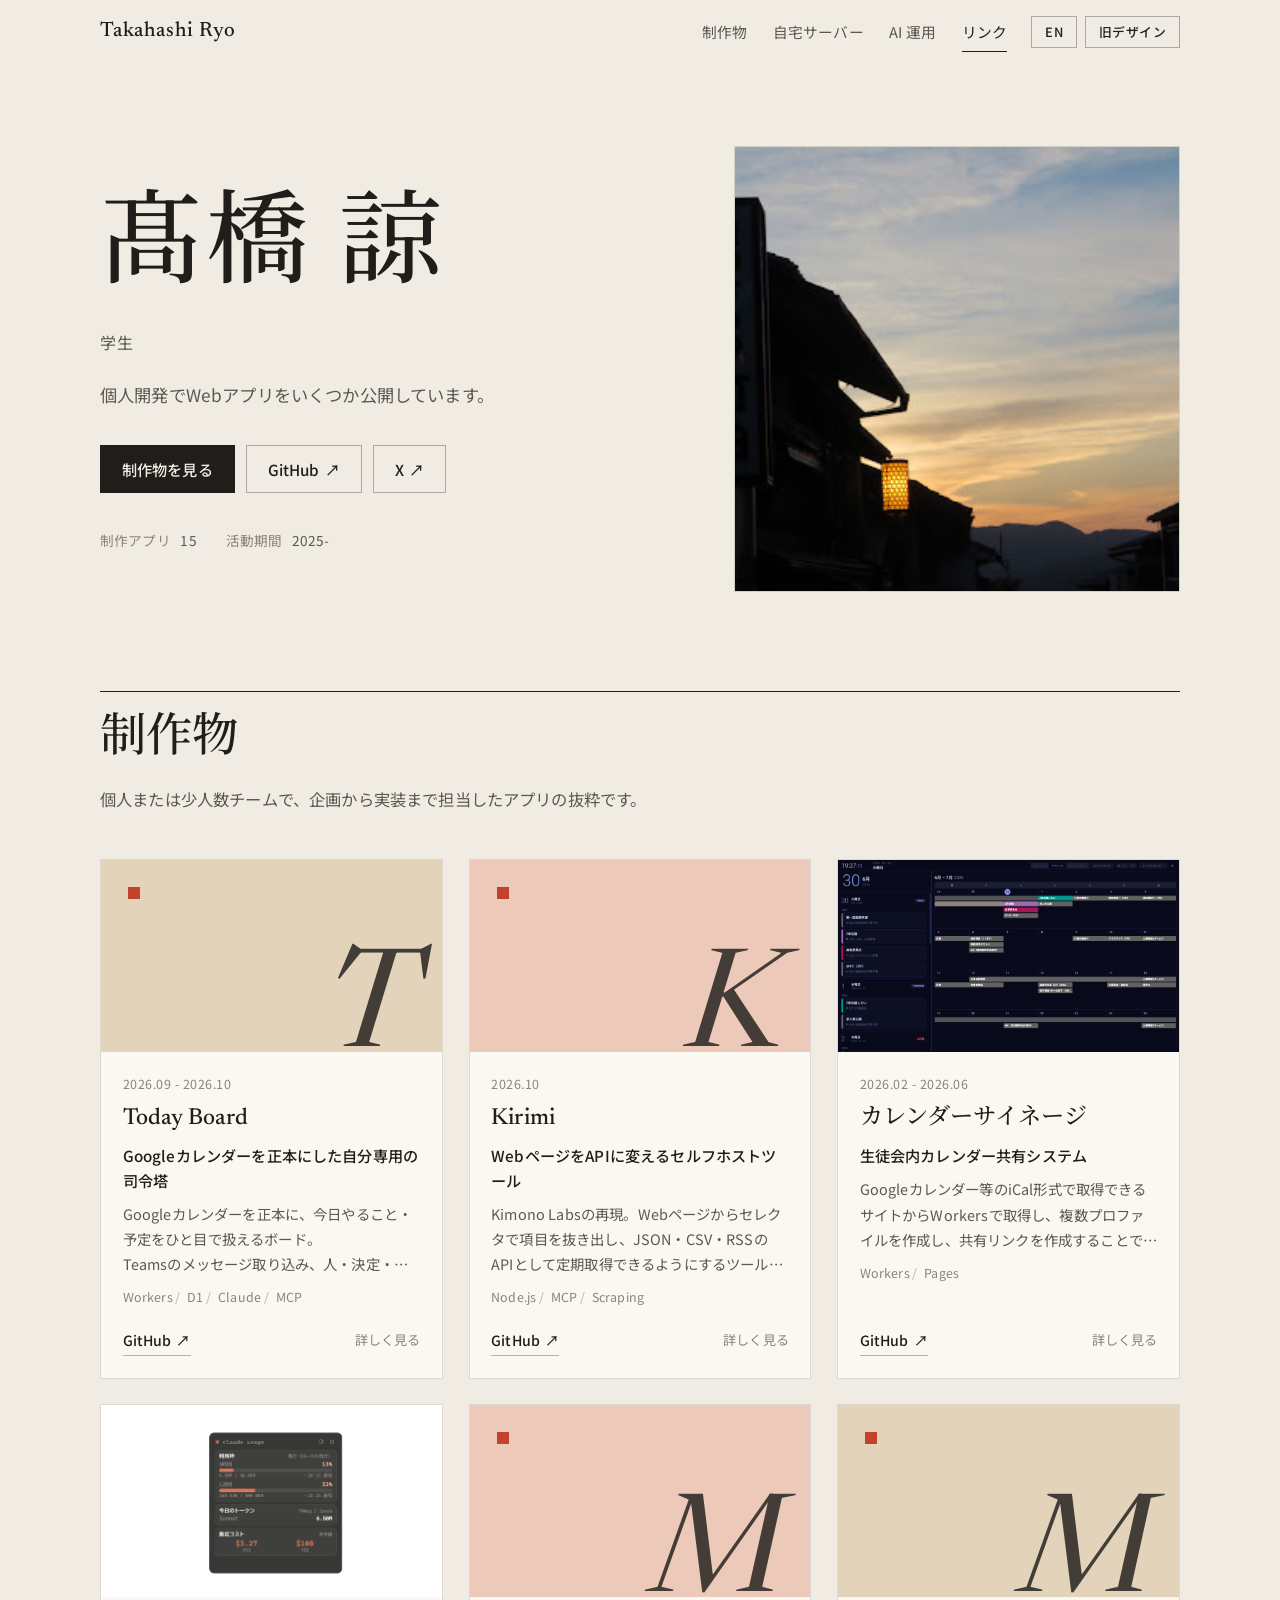
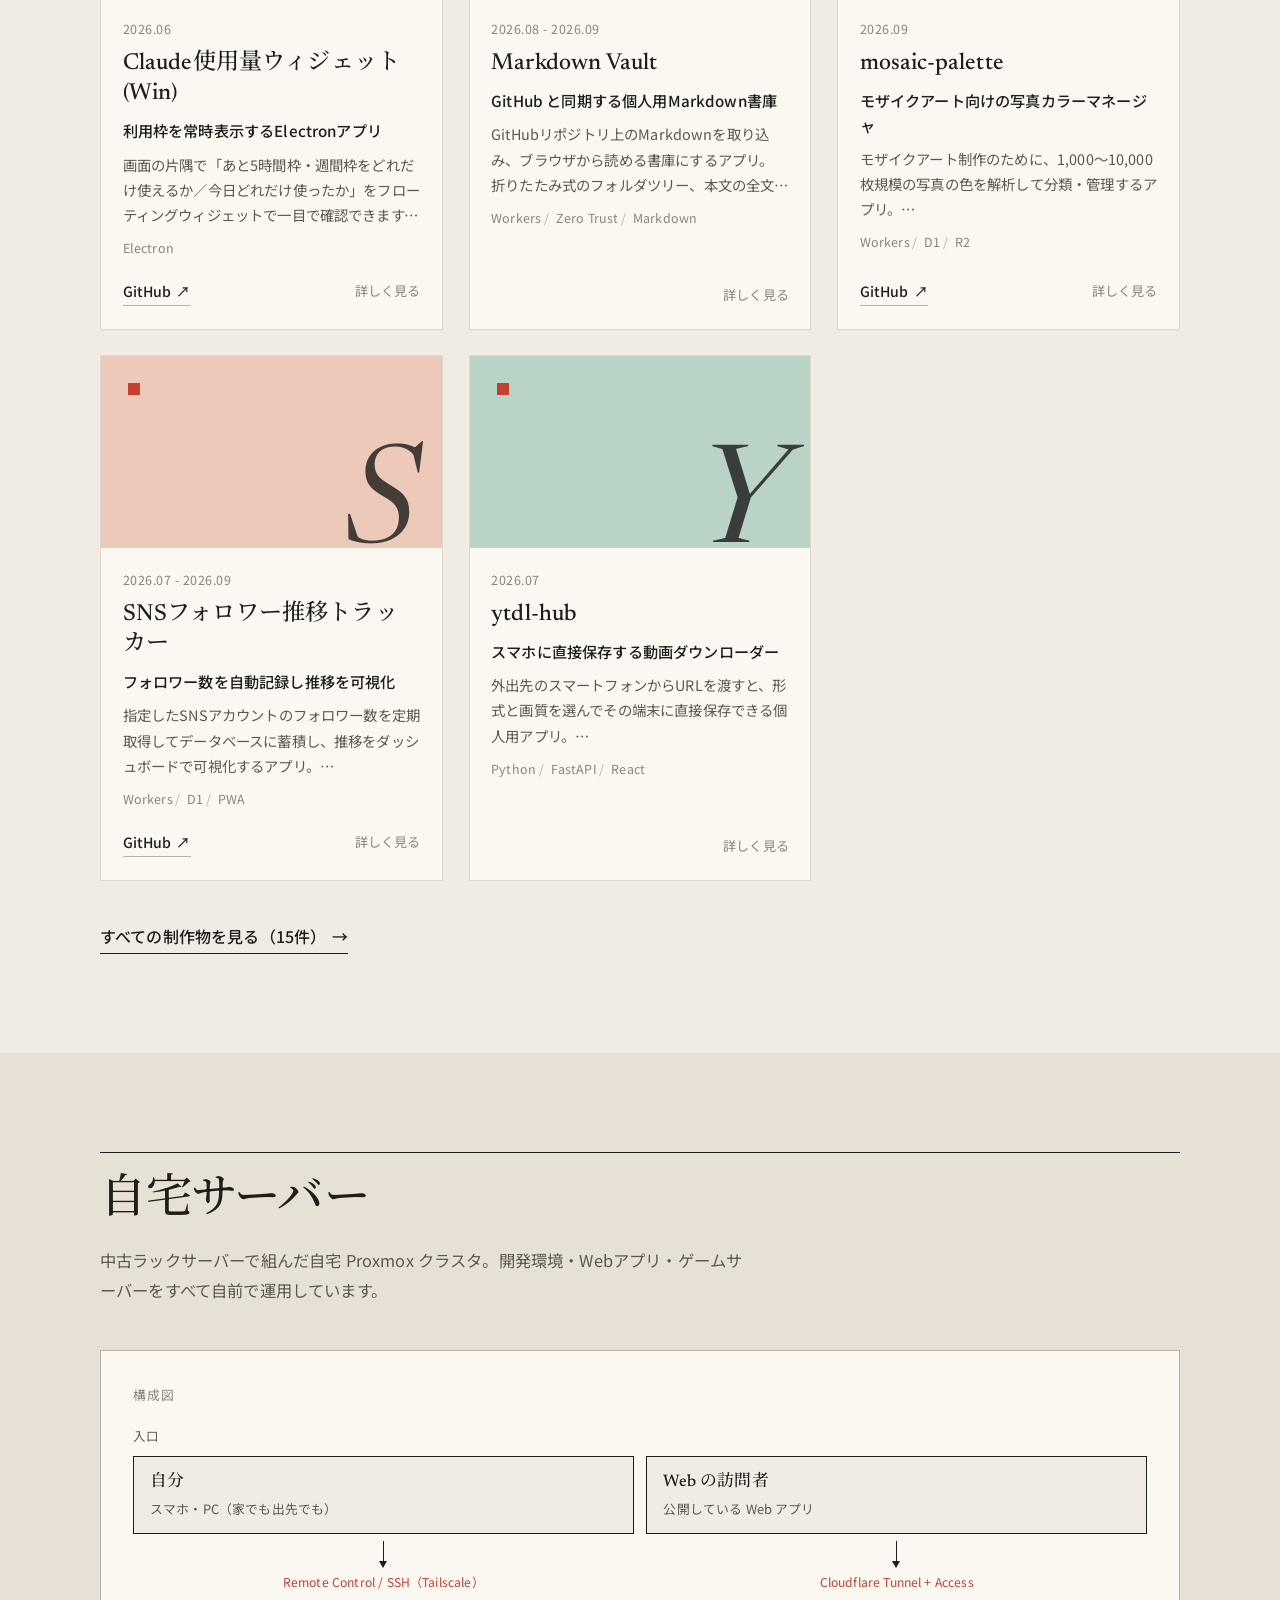
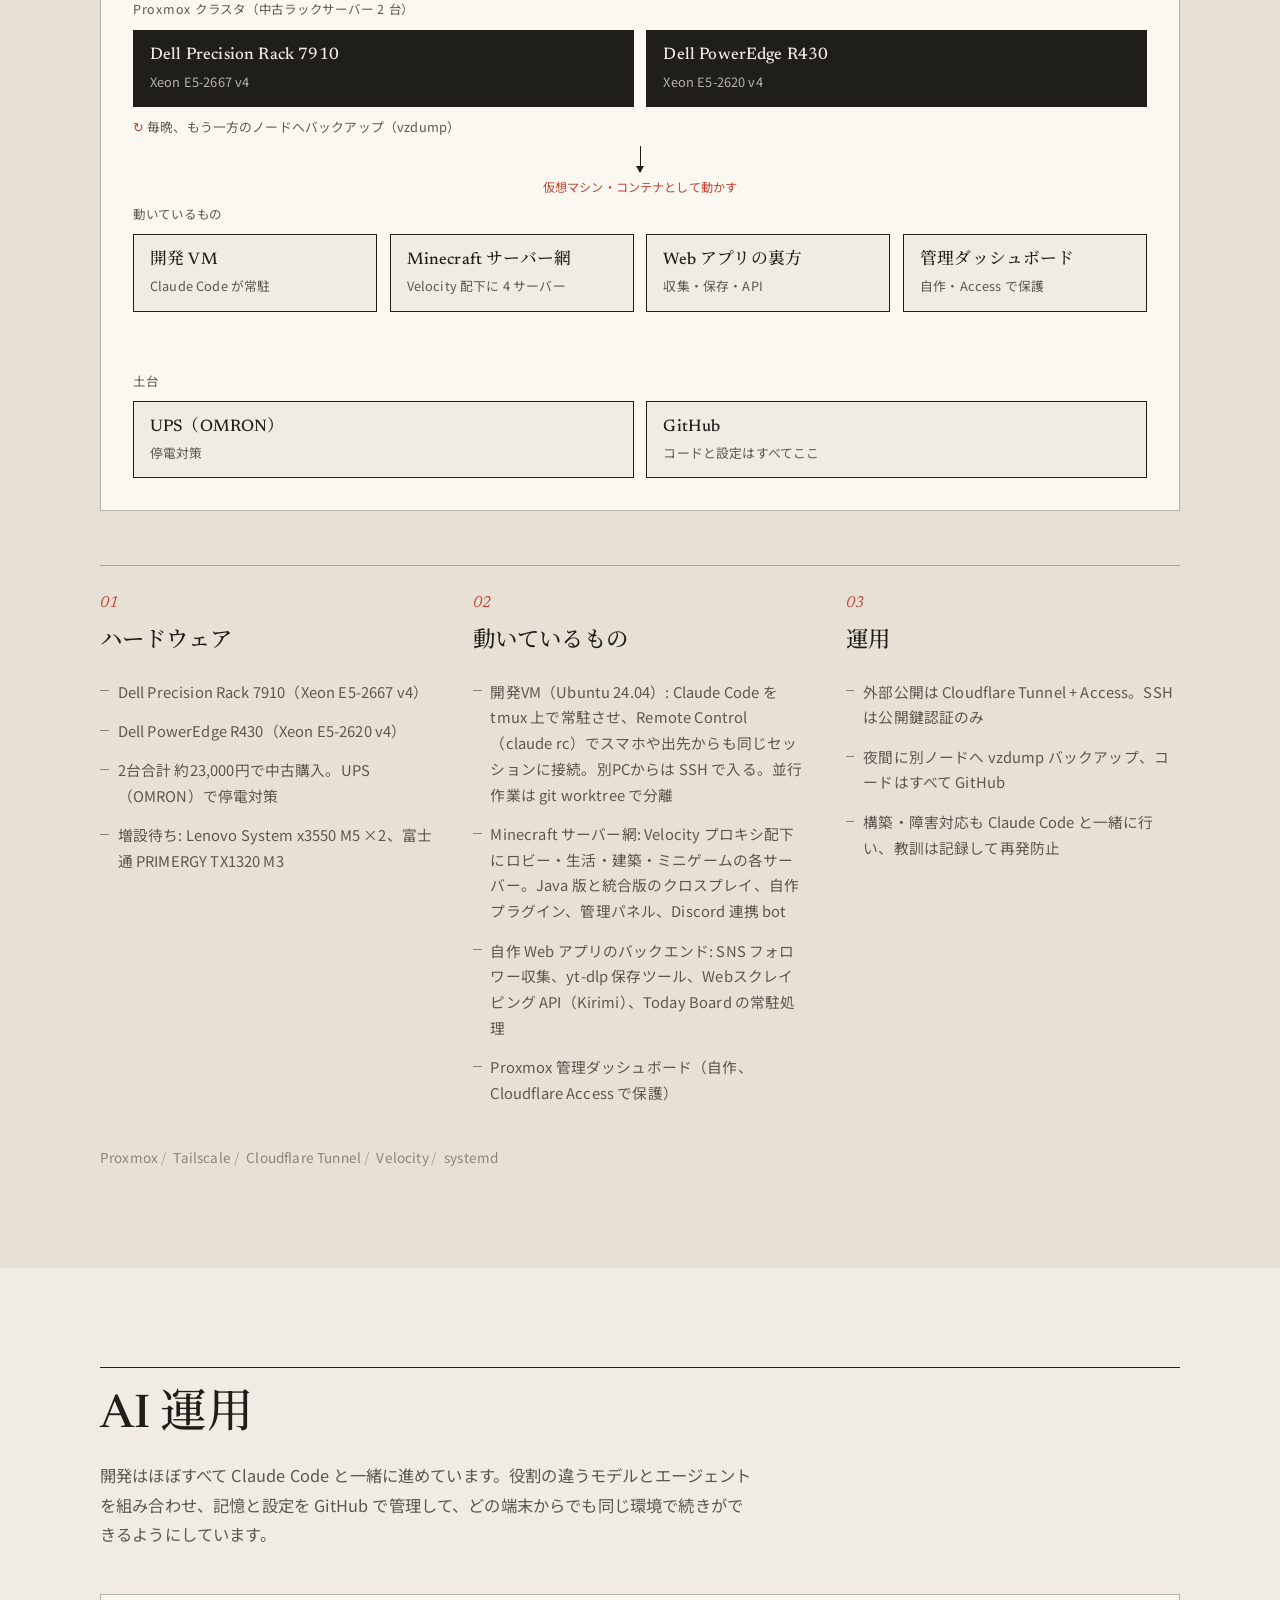
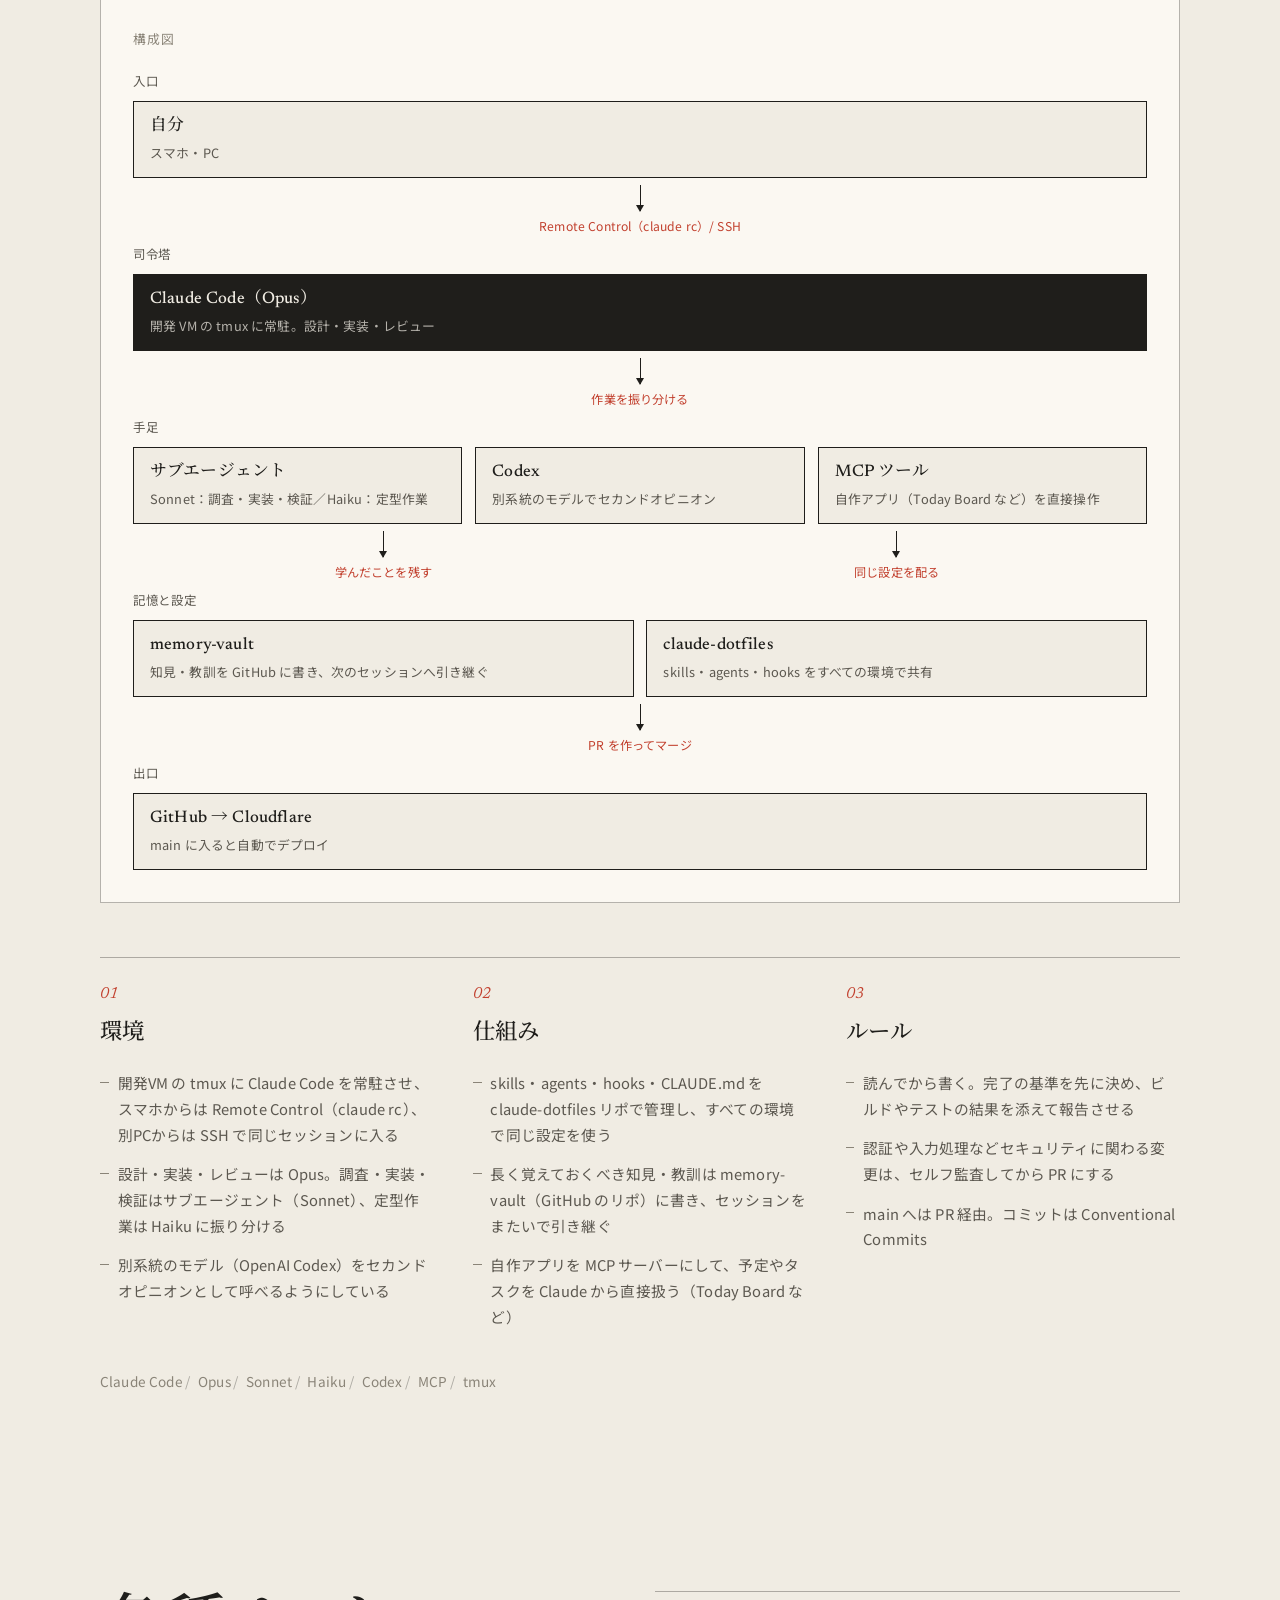
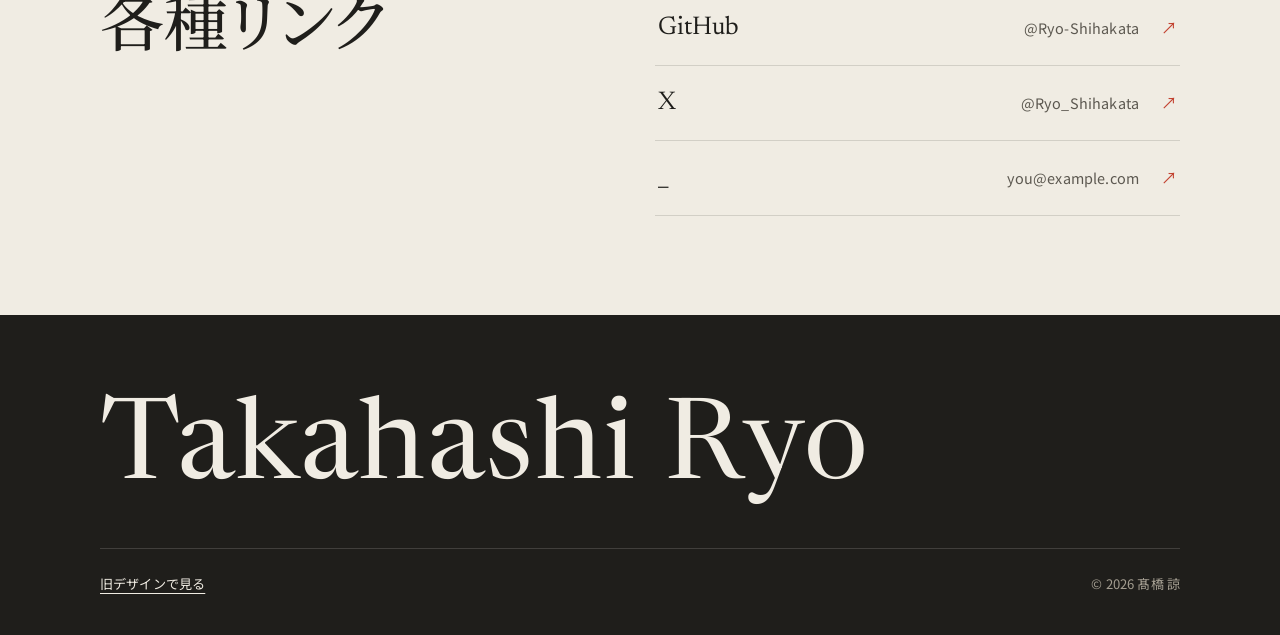
<file: index.html>
<!DOCTYPE html>
<html lang="ja">
<head>
  <meta charset="utf-8">
  <meta name="viewport" content="width=device-width, initial-scale=1">
  <title>Takahashi Ryo</title>
  <meta name="description" content="個人ポートフォリオ — 作成Webアプリ / 自宅サーバー / 連絡先">
  <meta name="color-scheme" content="light dark">
  <!-- 以前の「旧デザインを記憶して自動で移る」設定を消す（今は記憶しない） -->
  <script>document.documentElement.classList.add('js');try{localStorage.removeItem('pf_style')}catch(e){}</script>
  <link rel="icon" href="assets/icon/favicon-32.png" sizes="32x32" type="image/png">
  <link rel="apple-touch-icon" href="assets/icon/apple-touch-icon.png">
  <link rel="preconnect" href="https://fonts.googleapis.com">
  <link rel="preconnect" href="https://fonts.gstatic.com" crossorigin>
  <link rel="stylesheet" href="https://fonts.googleapis.com/css2?family=Newsreader:ital,opsz,wght@0,6..72,400;0,6..72,500;1,6..72,400&family=Noto+Sans+JP:wght@400;500;700&family=Noto+Serif+JP:wght@500;600&display=swap">
  <link rel="stylesheet" href="css/style.css?v=20261115a">
</head>
<body>

  <header class="site-header" id="site-header">
    <div class="wrap header-inner">
      <a href="./" class="brand">
        <span class="brand-name">Takahashi Ryo</span>
      </a>
      <nav class="nav" id="nav" aria-label="Sections"></nav>
      <div class="header-tools">
        <button class="pill-btn" id="lang" type="button"></button>
        <a class="pill-btn" id="style-switch" href="classic/"></a>
      </div>
    </div>
  </header>

  <main id="top">

    <!-- HERO -->
    <section class="hero">
      <div class="wrap hero-grid">
        <div class="hero-copy">
          <h1 class="hero-title" id="hero-title"></h1>
          <p class="hero-role hero-in" style="--d:2" id="hero-role"></p>
          <p class="hero-lead hero-in" style="--d:3" id="hero-lead"></p>
          <div class="hero-actions hero-in" style="--d:4" id="hero-actions"></div>
          <dl class="facts hero-in" style="--d:5" id="facts"></dl>
        </div>
        <figure class="hero-art" id="hero-art" aria-hidden="true"></figure>
      </div>
    </section>

    <!-- WORKS（PICK UP の抜粋） -->
    <section class="section" id="works">
      <div class="wrap">
        <div class="section-head reveal">
          <h2 class="section-title" id="works-title"></h2>
          <p class="section-lead" id="works-lead"></p>
        </div>
        <div class="card-grid" id="works-grid"></div>
        <div class="section-foot reveal">
          <a class="text-link" href="works/" id="works-all"></a>
        </div>
      </div>
    </section>

    <!-- HOMELAB -->
    <section class="section section-alt" id="homelab" hidden>
      <div class="wrap">
        <div class="section-head reveal">
          <h2 class="section-title" id="homelab-title"></h2>
          <p class="section-lead" id="homelab-lead"></p>
        </div>
        <div id="homelab-diagram"></div>
        <div class="lab-grid" id="homelab-grid"></div>
        <ul class="tag-row reveal" id="homelab-tags"></ul>
      </div>
    </section>

    <!-- AI 運用 -->
    <section class="section" id="ai" hidden>
      <div class="wrap">
        <div class="section-head reveal">
          <h2 class="section-title" id="ai-title"></h2>
          <p class="section-lead" id="ai-lead"></p>
        </div>
        <div id="ai-diagram"></div>
        <div class="lab-grid" id="ai-grid"></div>
        <ul class="tag-row reveal" id="ai-tags"></ul>
      </div>
    </section>

    <!-- CONTACT -->
    <section class="section" id="contact">
      <div class="wrap contact-grid">
        <div class="reveal">
          <h2 class="section-title section-title-lg" id="contact-title"></h2>
        </div>
        <ul class="contact-list" id="contact-list"></ul>
      </div>
    </section>

  </main>

  <footer class="site-footer">
    <div class="wrap footer-inner">
      <p class="footer-brand">Takahashi Ryo</p>
      <p class="footer-meta">
        <a href="classic/" id="footer-style"></a>
        <span id="footer-copy"></span>
      </p>
    </div>
  </footer>

<script type="module" src="js/main.js?v=20261115a"></script>
</body>
</html>
</file>
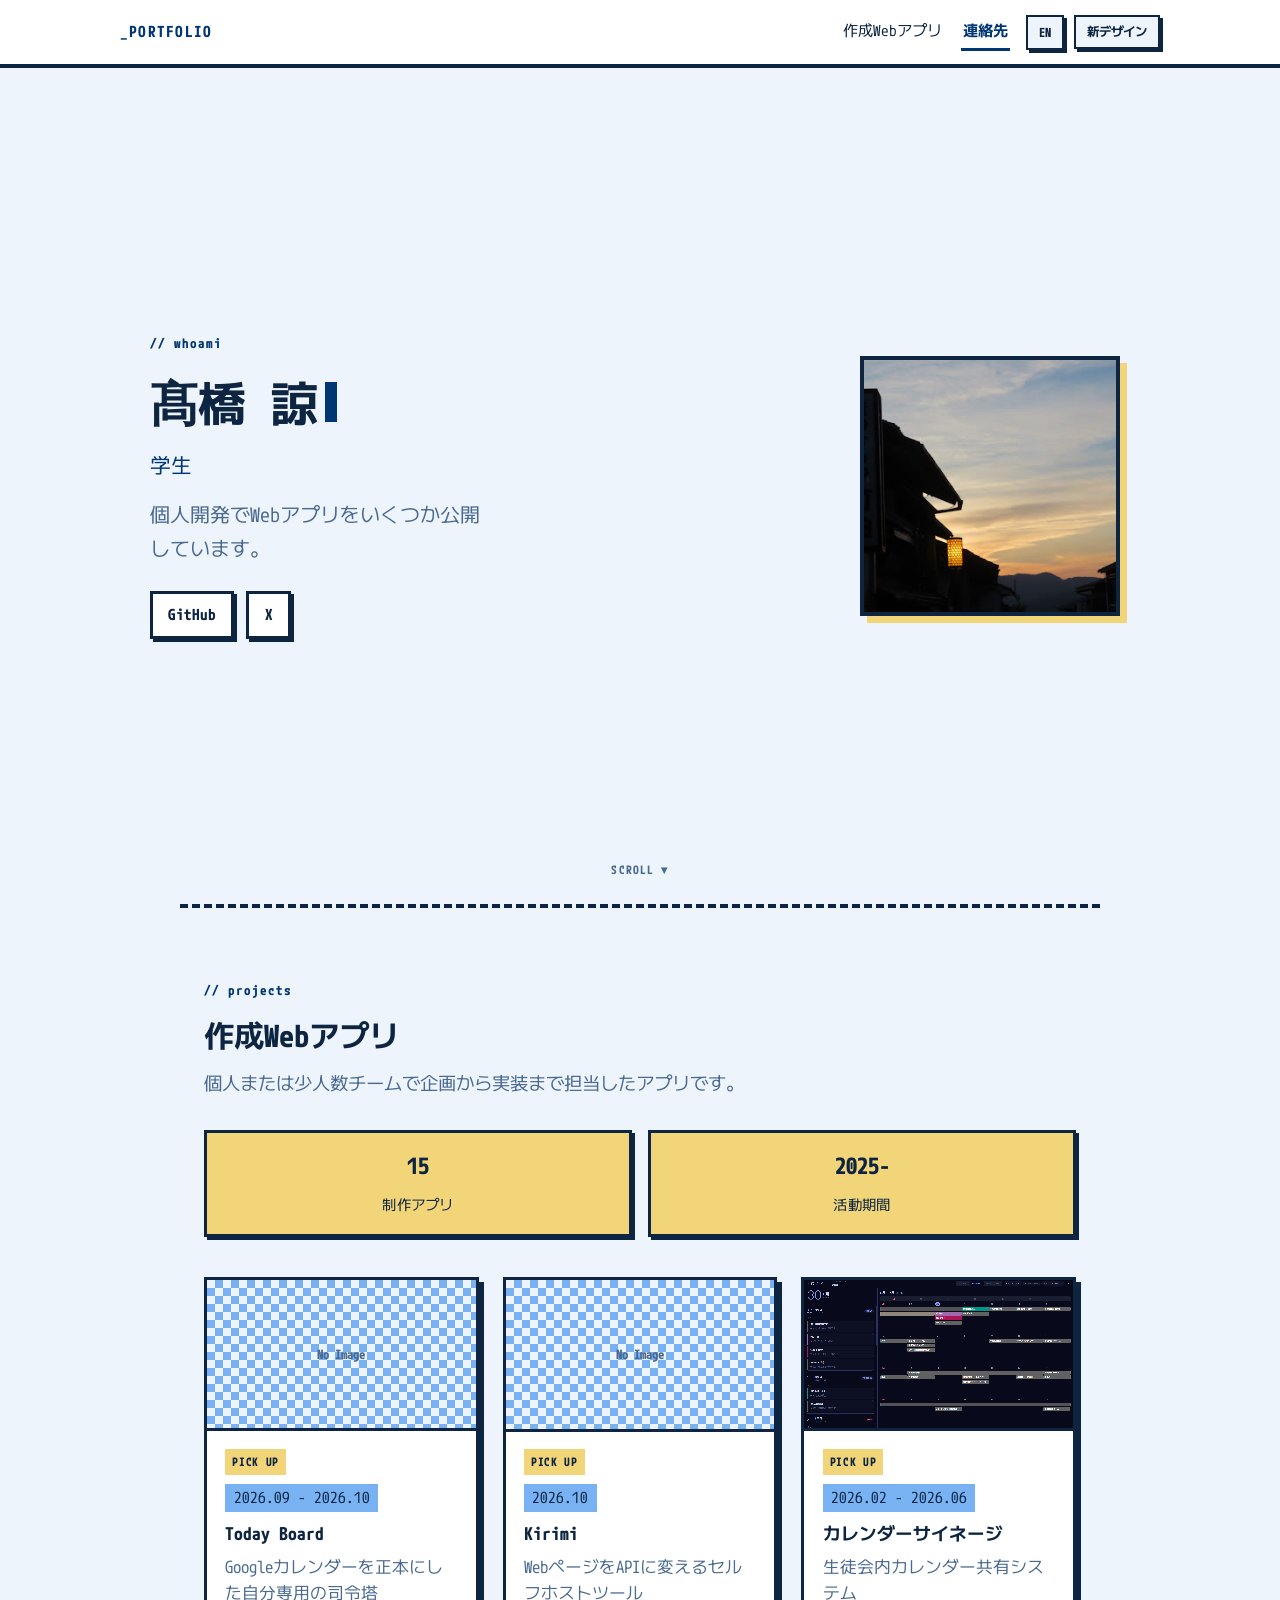
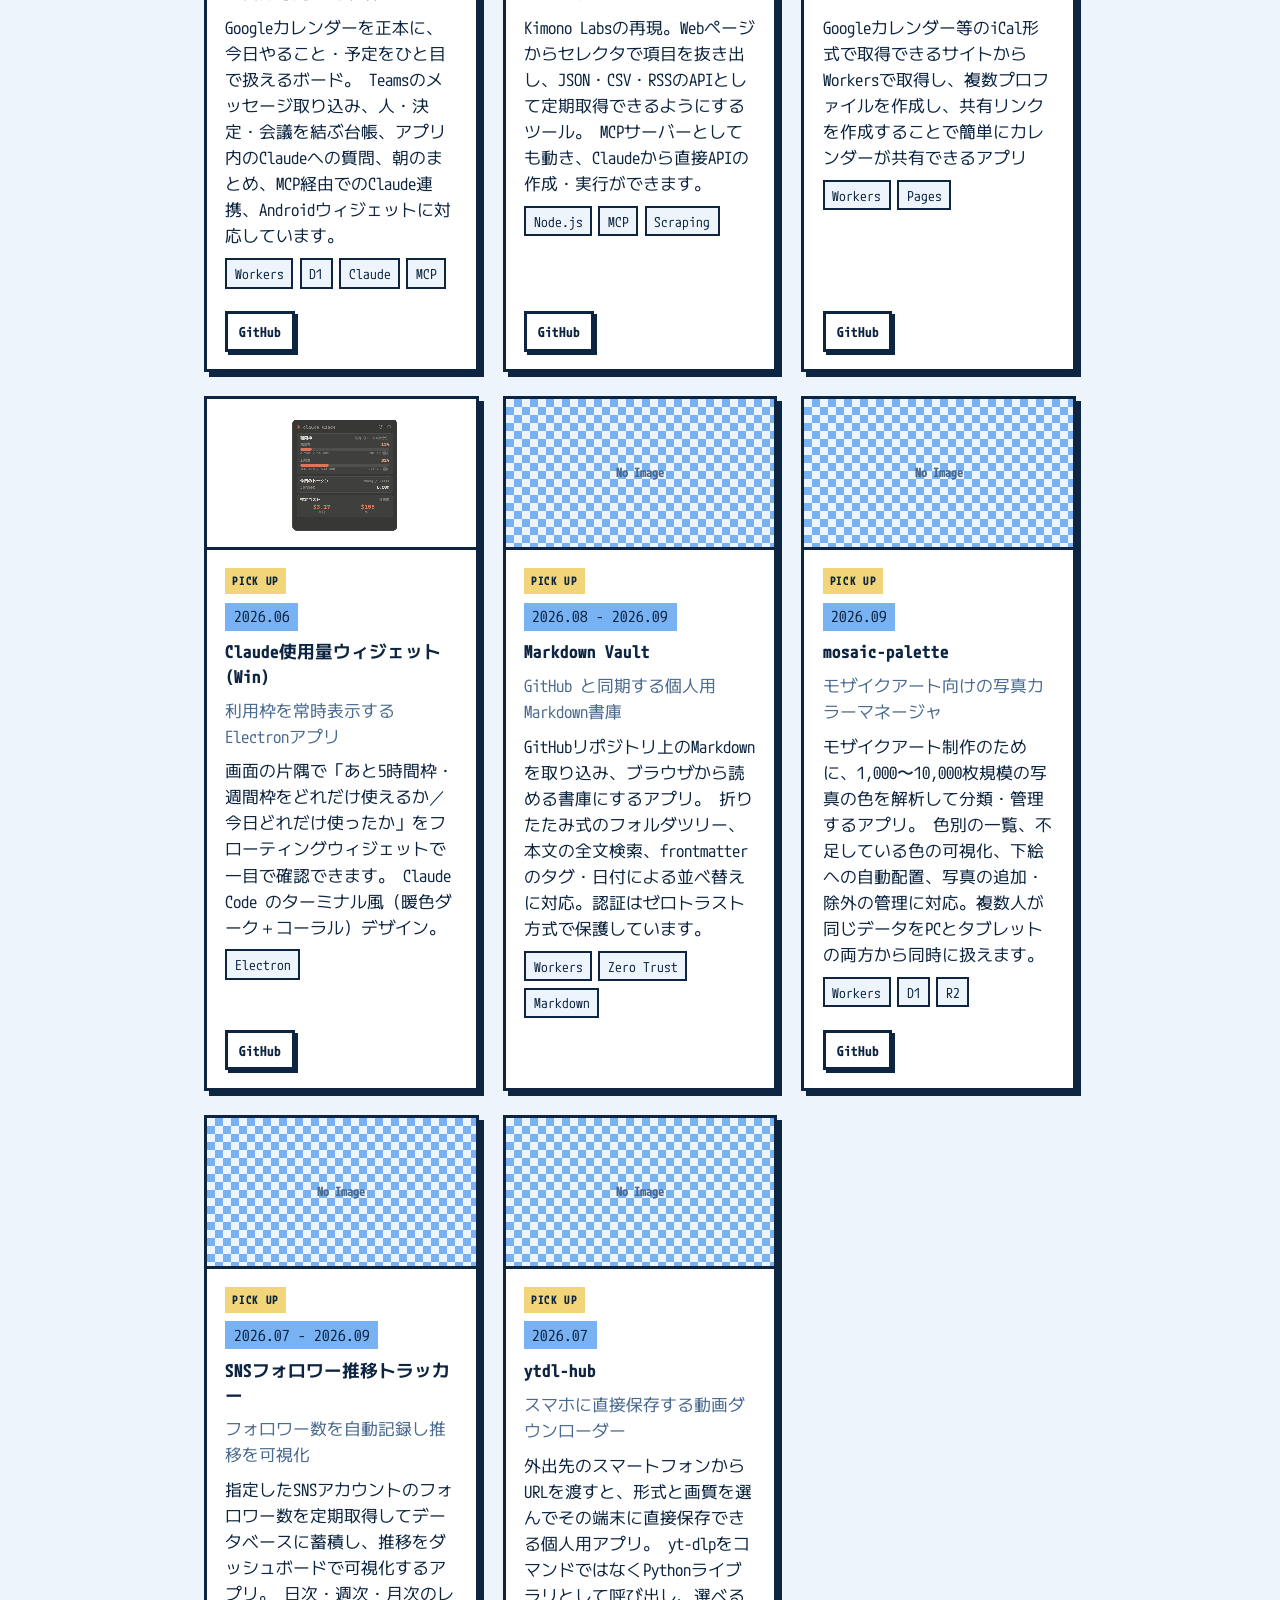
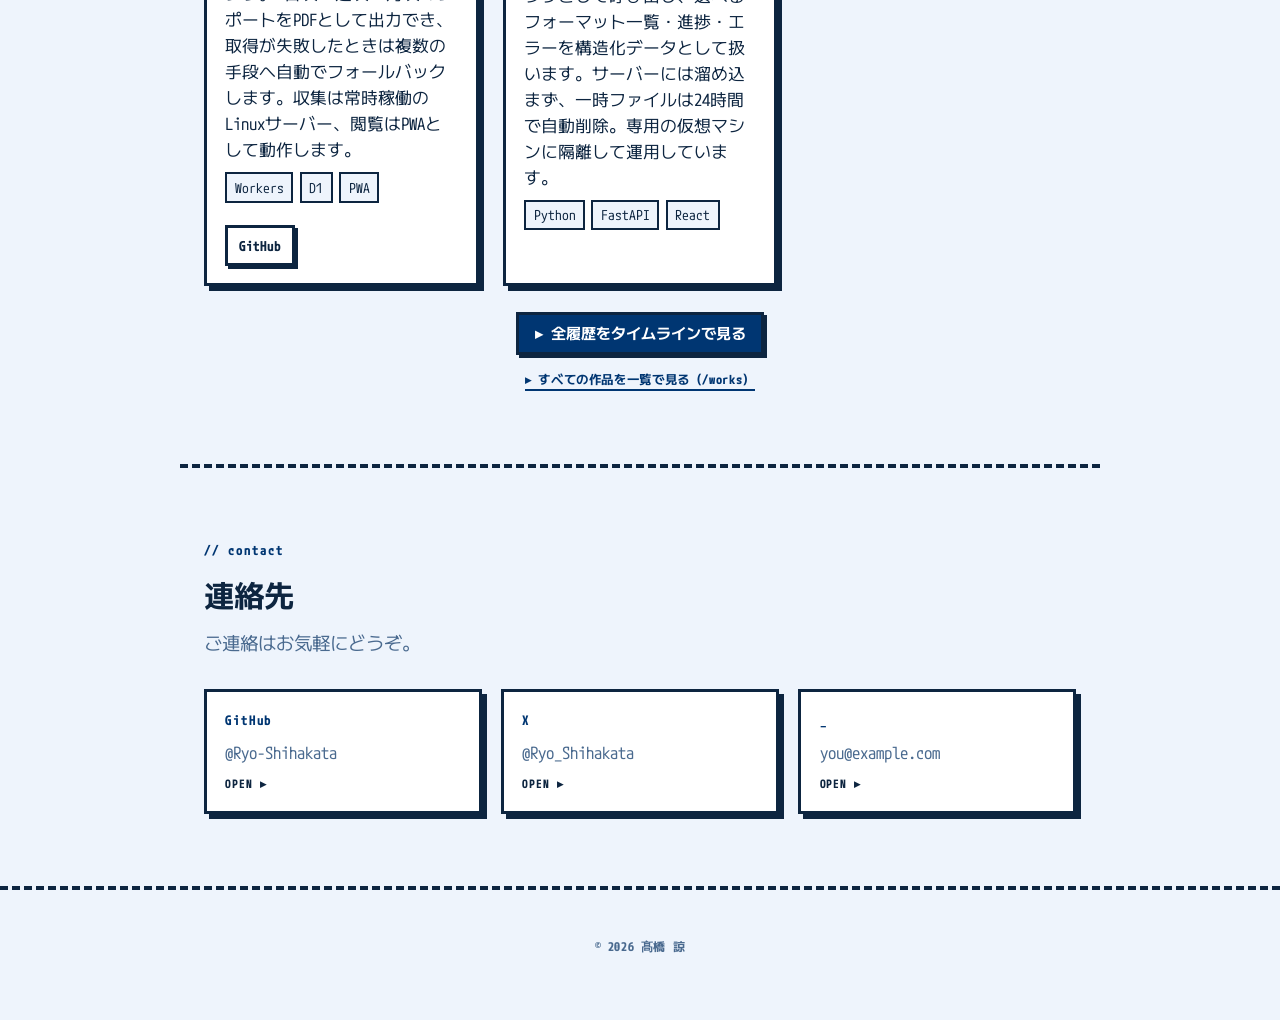
<file: classic/index.html>
<!DOCTYPE html>
<html lang="ja" data-lang="ja">
<head>
  <meta charset="utf-8">
  <meta name="viewport" content="width=device-width, initial-scale=1">
  <title>Takahashi Ryo (Classic)</title>
  <meta name="description" content="個人ポートフォリオ — プロフィール / 作成Webアプリ / 連絡先">
  <link rel="stylesheet" href="../css/classic.css?v=20261115a">
</head>
<body>
<div class="pf-root" id="pf-root">

  <!-- NAV -->
  <header class="pf-header">
    <div class="pf-header-inner">
      <a href="#top" class="pf-logo">_PORTFOLIO</a>
      <nav class="pf-nav" id="pf-nav"></nav>
      <div class="pf-header-tools">
        <button class="pf-lang" id="pf-lang" type="button"></button>
        <a class="pf-lang pf-style" id="pf-style" href="../"></a>
      </div>
    </div>
  </header>

  <main id="top">

    <!-- HERO -->
    <section class="pf-hero">
      <div class="pf-hero-inner">
        <div class="pf-hero-text">
          <p class="pf-kicker">// whoami</p>
          <h1 class="pf-name"><span id="pf-name"></span><span class="pf-caret"></span></h1>
          <p class="pf-role" id="pf-role"></p>
          <p class="pf-bio" id="pf-bio"></p>
          <div class="pf-hero-links" id="pf-hero-links"></div>
        </div>
        <div class="pf-hero-avatar">
          <div class="pf-avatar-frame">
            <div class="pf-avatar-icon" id="pf-avatar-icon" aria-hidden="true"></div>
          </div>
        </div>
      </div>
      <div class="pf-scroll">SCROLL ▾</div>
    </section>

    <!-- WEB APPS -->
    <section class="pf-section" id="webapps">
      <p class="pf-sec-kicker">// projects</p>
      <h2 class="pf-sec-title" id="pf-apps-title"></h2>
      <p class="pf-sec-lead" id="pf-apps-lead"></p>
      <div id="pf-highlights"></div>
      <div id="pf-apps-body"></div>
      <div class="pf-toggle-wrap">
        <button class="pf-btn pf-btn-accent" id="pf-apps-toggle" type="button"></button>
        <div><a class="pf-toggle-link" href="works/" id="pf-apps-all"></a></div>
      </div>
    </section>

    <!-- STUDENT（CONFIG.showStudent = false のあいだ非表示） -->
    <section class="pf-section pf-hidden" id="student">
      <p class="pf-sec-kicker">// campus log</p>
      <h2 class="pf-sec-title" id="pf-stud-title"></h2>
      <p class="pf-sec-lead" id="pf-stud-lead"></p>
      <div id="pf-stud-body"></div>
      <div class="pf-toggle-wrap">
        <button class="pf-btn pf-btn-accent" id="pf-stud-toggle" type="button"></button>
      </div>
    </section>

    <!-- RESEARCH（CONFIG.showResearch = false のあいだ非表示） -->
    <section class="pf-section pf-hidden" id="research">
      <p class="pf-sec-kicker">// research log</p>
      <h2 class="pf-sec-title" id="pf-research-title"></h2>
      <p class="pf-sec-lead" id="pf-research-lead"></p>
      <div class="pf-research-list" id="pf-research-body"></div>
    </section>

    <!-- CONTACT -->
    <section class="pf-section" id="contact">
      <p class="pf-sec-kicker">// contact</p>
      <h2 class="pf-sec-title" id="pf-contact-title"></h2>
      <p class="pf-sec-lead" id="pf-contact-lead"></p>
      <div class="pf-contact-grid" id="pf-contact-body"></div>
    </section>

  </main>

  <footer class="pf-footer">
    <p class="pf-footer-copy" id="pf-footer-copy"></p>
  </footer>

</div>

<script type="module" src="../js/classic-main.js?v=20261115a"></script>
</body>
</html>
</file>
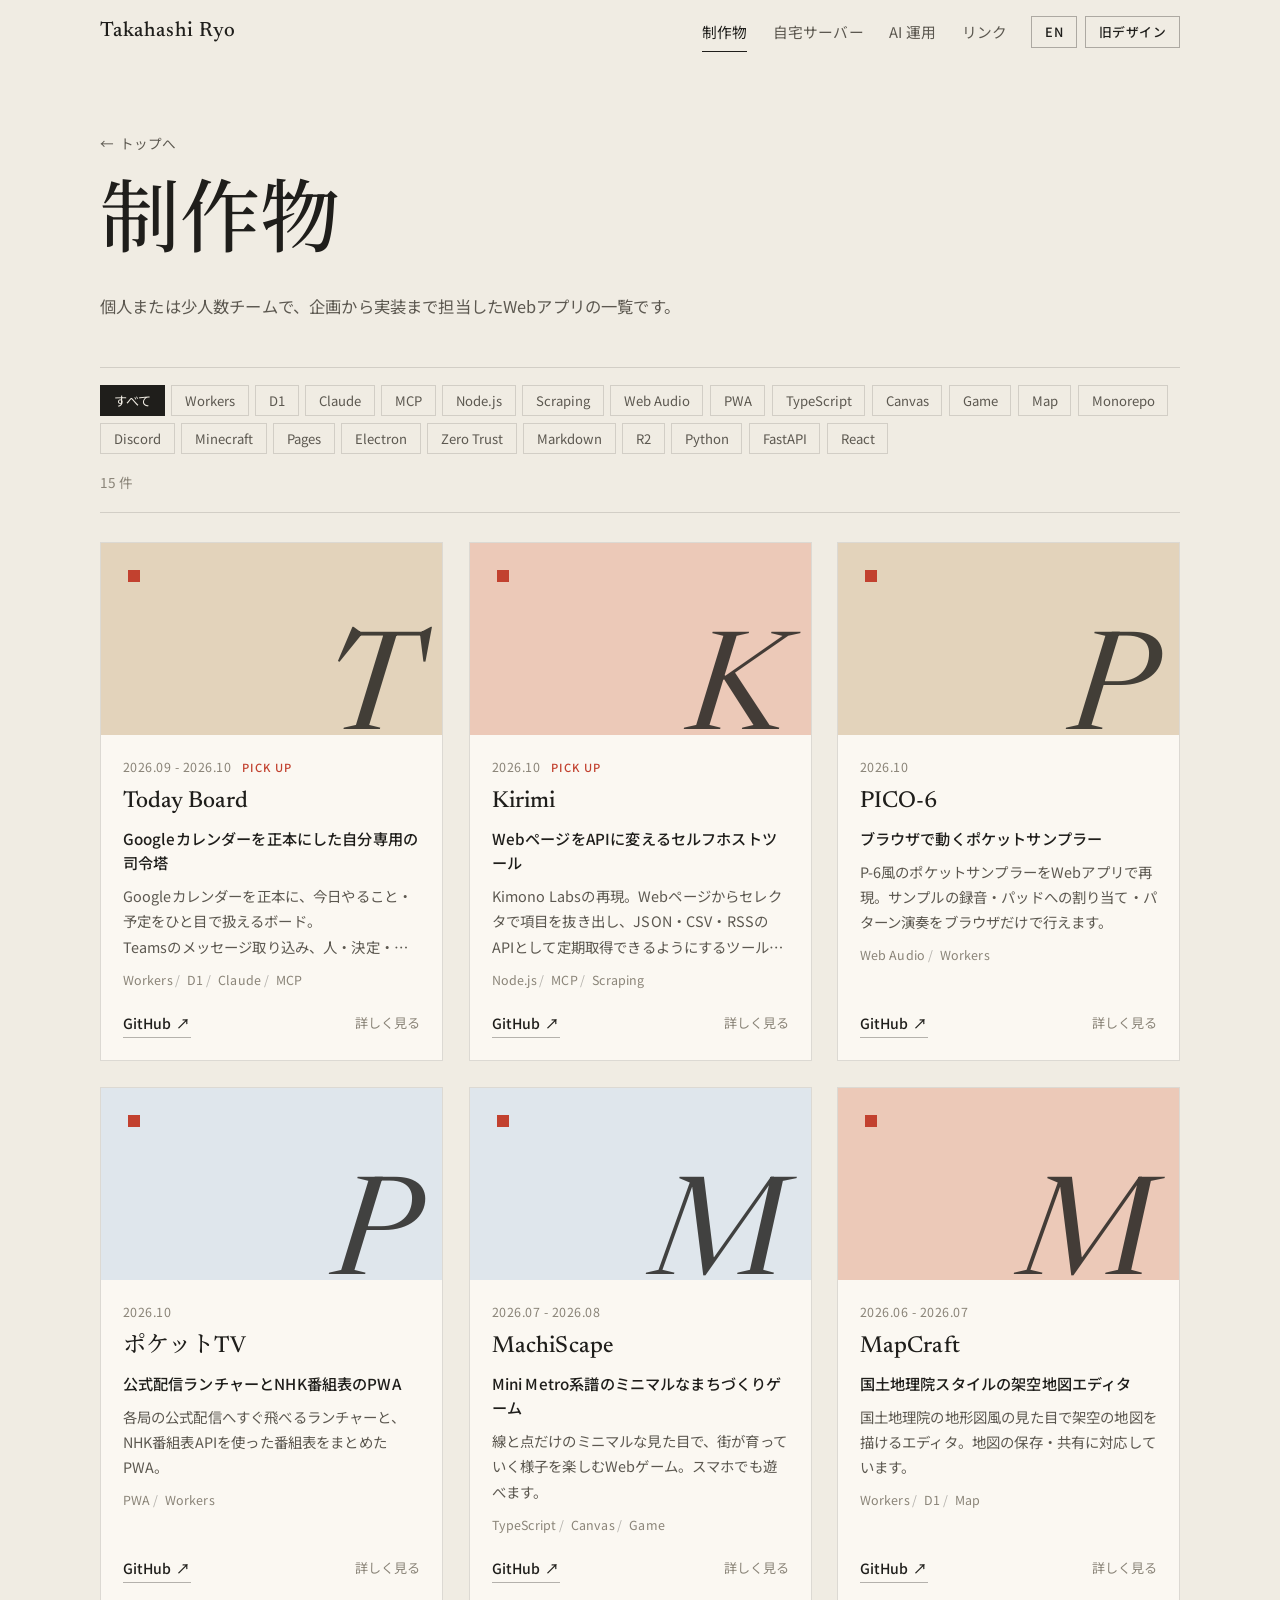
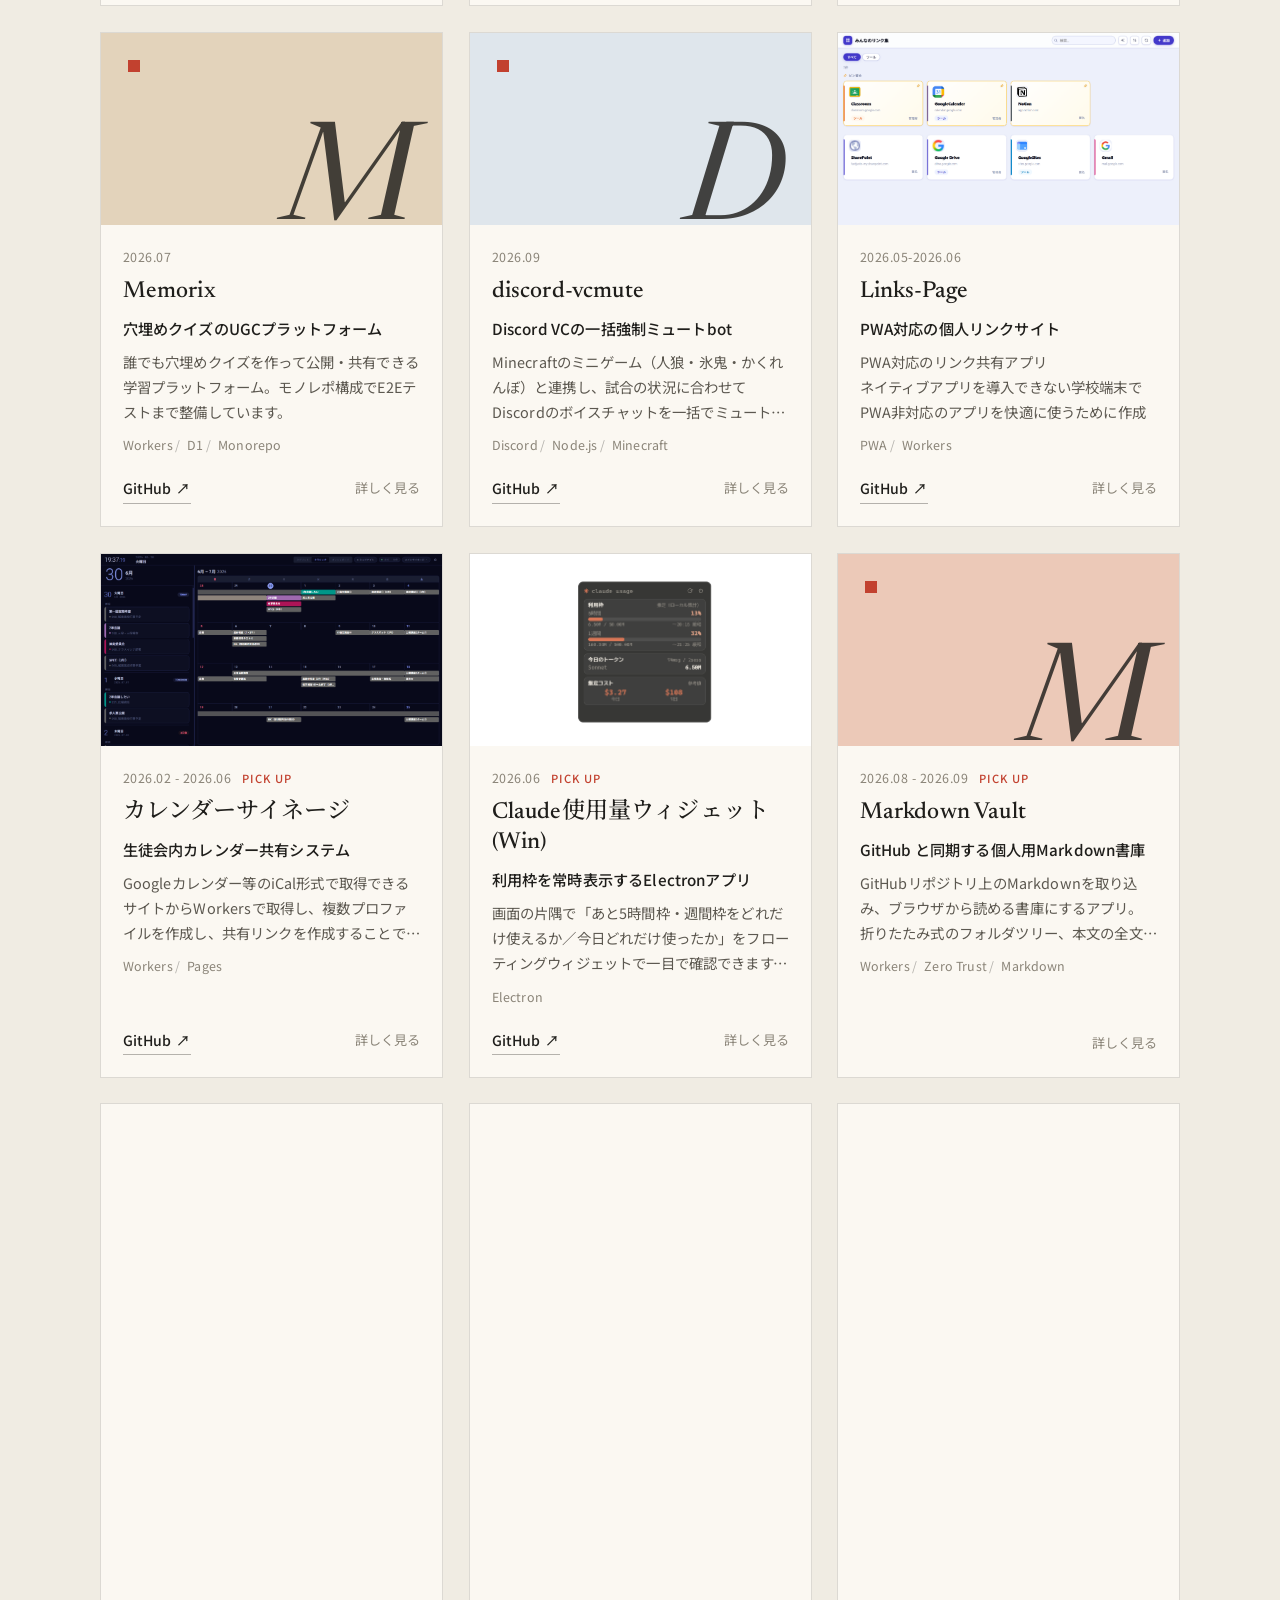
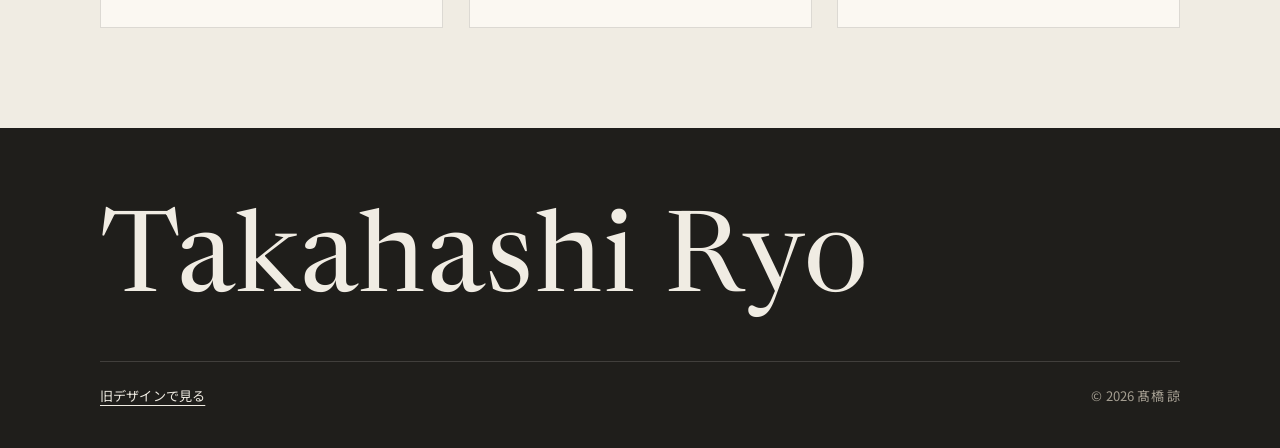
<file: works/index.html>
<!DOCTYPE html>
<html lang="ja">
<head>
  <meta charset="utf-8">
  <meta name="viewport" content="width=device-width, initial-scale=1">
  <title>Works — Takahashi Ryo</title>
  <meta name="description" content="作成Webアプリの一覧 — 個人・チームで企画から実装まで担当した成果物">
  <meta name="color-scheme" content="light dark">
  <!-- 以前の「旧デザインを記憶して自動で移る」設定を消す（今は記憶しない） -->
  <script>document.documentElement.classList.add('js');try{localStorage.removeItem('pf_style')}catch(e){}</script>
  <link rel="icon" href="../assets/icon/favicon-32.png" sizes="32x32" type="image/png">
  <link rel="apple-touch-icon" href="../assets/icon/apple-touch-icon.png">
  <link rel="preconnect" href="https://fonts.googleapis.com">
  <link rel="preconnect" href="https://fonts.gstatic.com" crossorigin>
  <link rel="stylesheet" href="https://fonts.googleapis.com/css2?family=Newsreader:ital,opsz,wght@0,6..72,400;0,6..72,500;1,6..72,400&family=Noto+Sans+JP:wght@400;500;700&family=Noto+Serif+JP:wght@500;600&display=swap">
  <link rel="stylesheet" href="../css/style.css?v=20261115a">
</head>
<body>

  <header class="site-header" id="site-header">
    <div class="wrap header-inner">
      <a href="../" class="brand">
        <span class="brand-name">Takahashi Ryo</span>
      </a>
      <nav class="nav" id="nav" aria-label="Sections"></nav>
      <div class="header-tools">
        <button class="pill-btn" id="lang" type="button"></button>
        <a class="pill-btn" id="style-switch" href="../classic/works/"></a>
      </div>
    </div>
  </header>

  <main id="top">
    <section class="page-hero">
      <div class="wrap">
        <a class="back-link hero-in" style="--d:0" href="../#works" id="works-back"></a>
        <h1 class="page-title hero-in" style="--d:1" id="works-title"></h1>
        <p class="section-lead hero-in" style="--d:2" id="works-lead"></p>
      </div>
    </section>

    <section class="section section-tight">
      <div class="wrap">
        <div class="filter-bar hero-in" style="--d:3">
          <div class="filters" id="works-filter" role="group"></div>
          <p class="works-count" id="works-count" aria-live="polite"></p>
        </div>
        <div class="card-grid card-grid-dense" id="works-grid"></div>
      </div>
    </section>
  </main>

  <footer class="site-footer">
    <div class="wrap footer-inner">
      <p class="footer-brand">Takahashi Ryo</p>
      <p class="footer-meta">
        <a href="../classic/works/" id="footer-style"></a>
        <span id="footer-copy"></span>
      </p>
    </div>
  </footer>

<script type="module" src="../js/works.js?v=20261115a"></script>
</body>
</html>
</file>
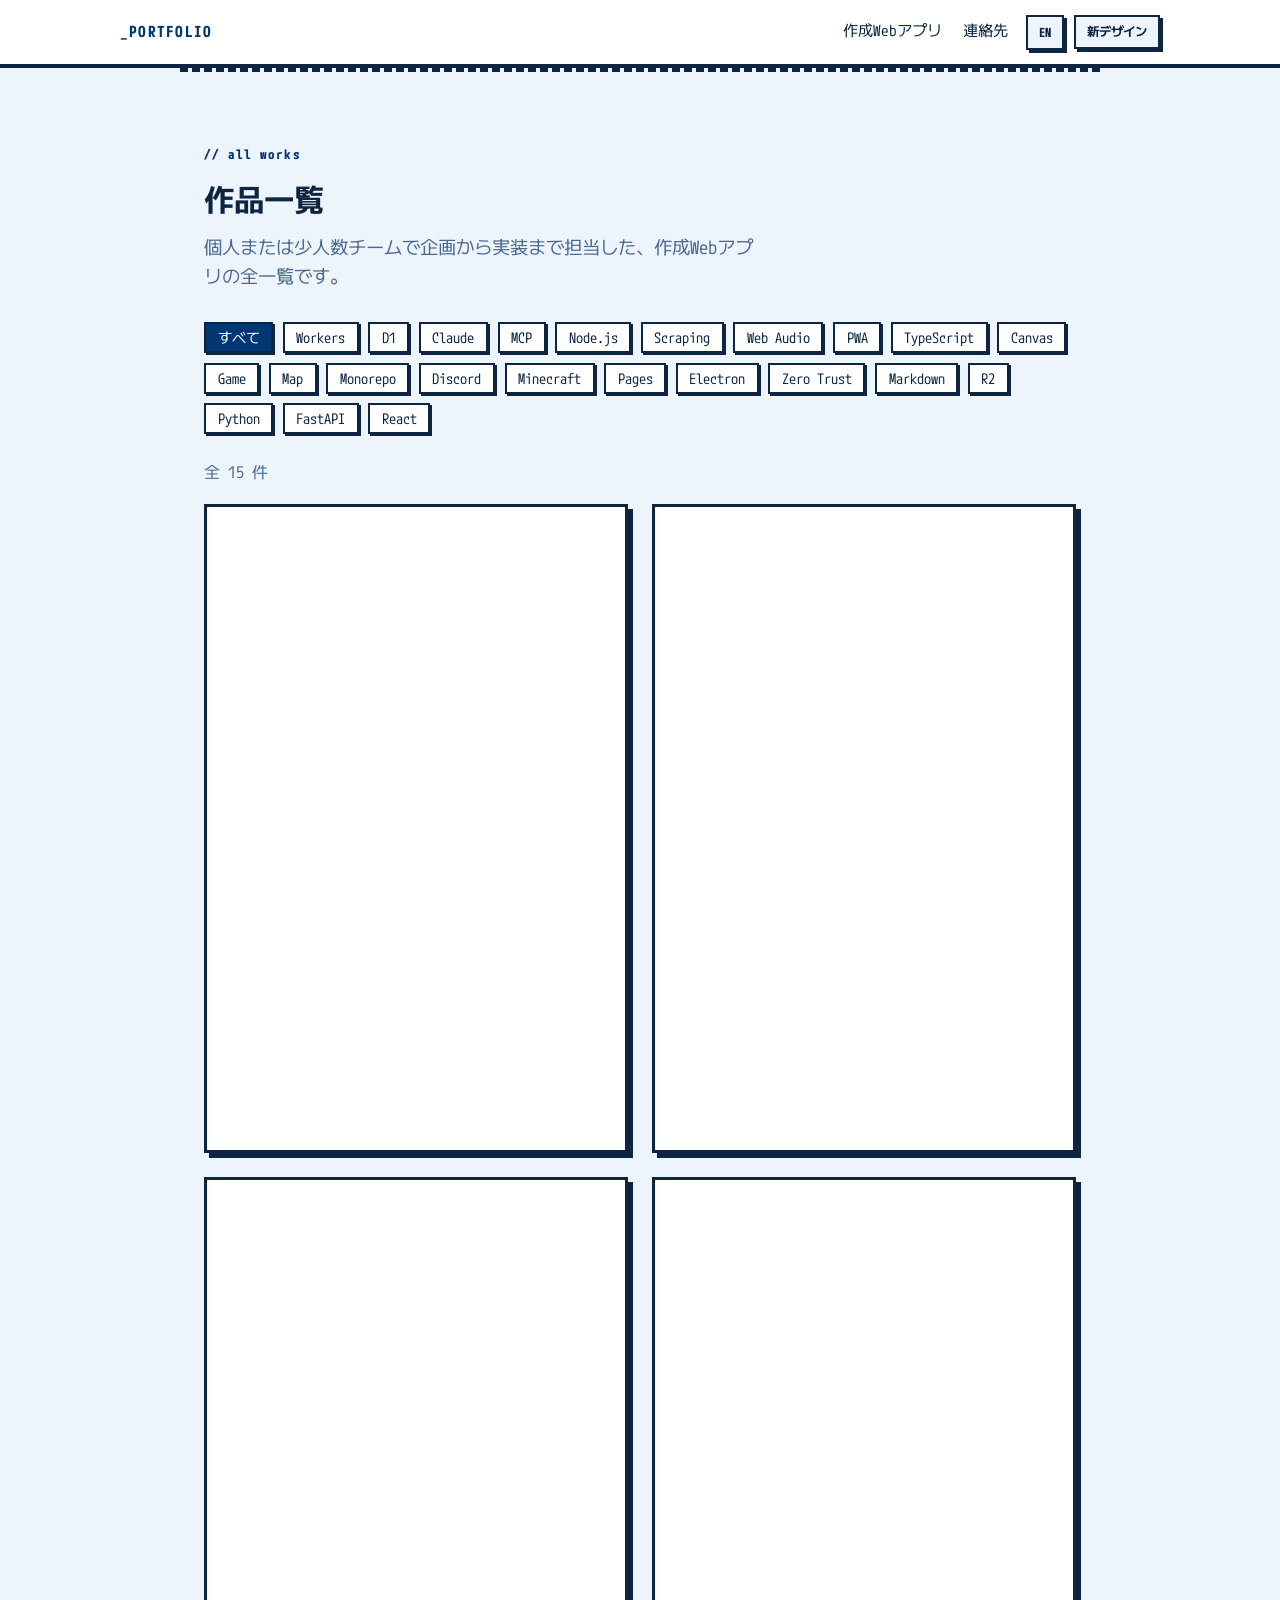
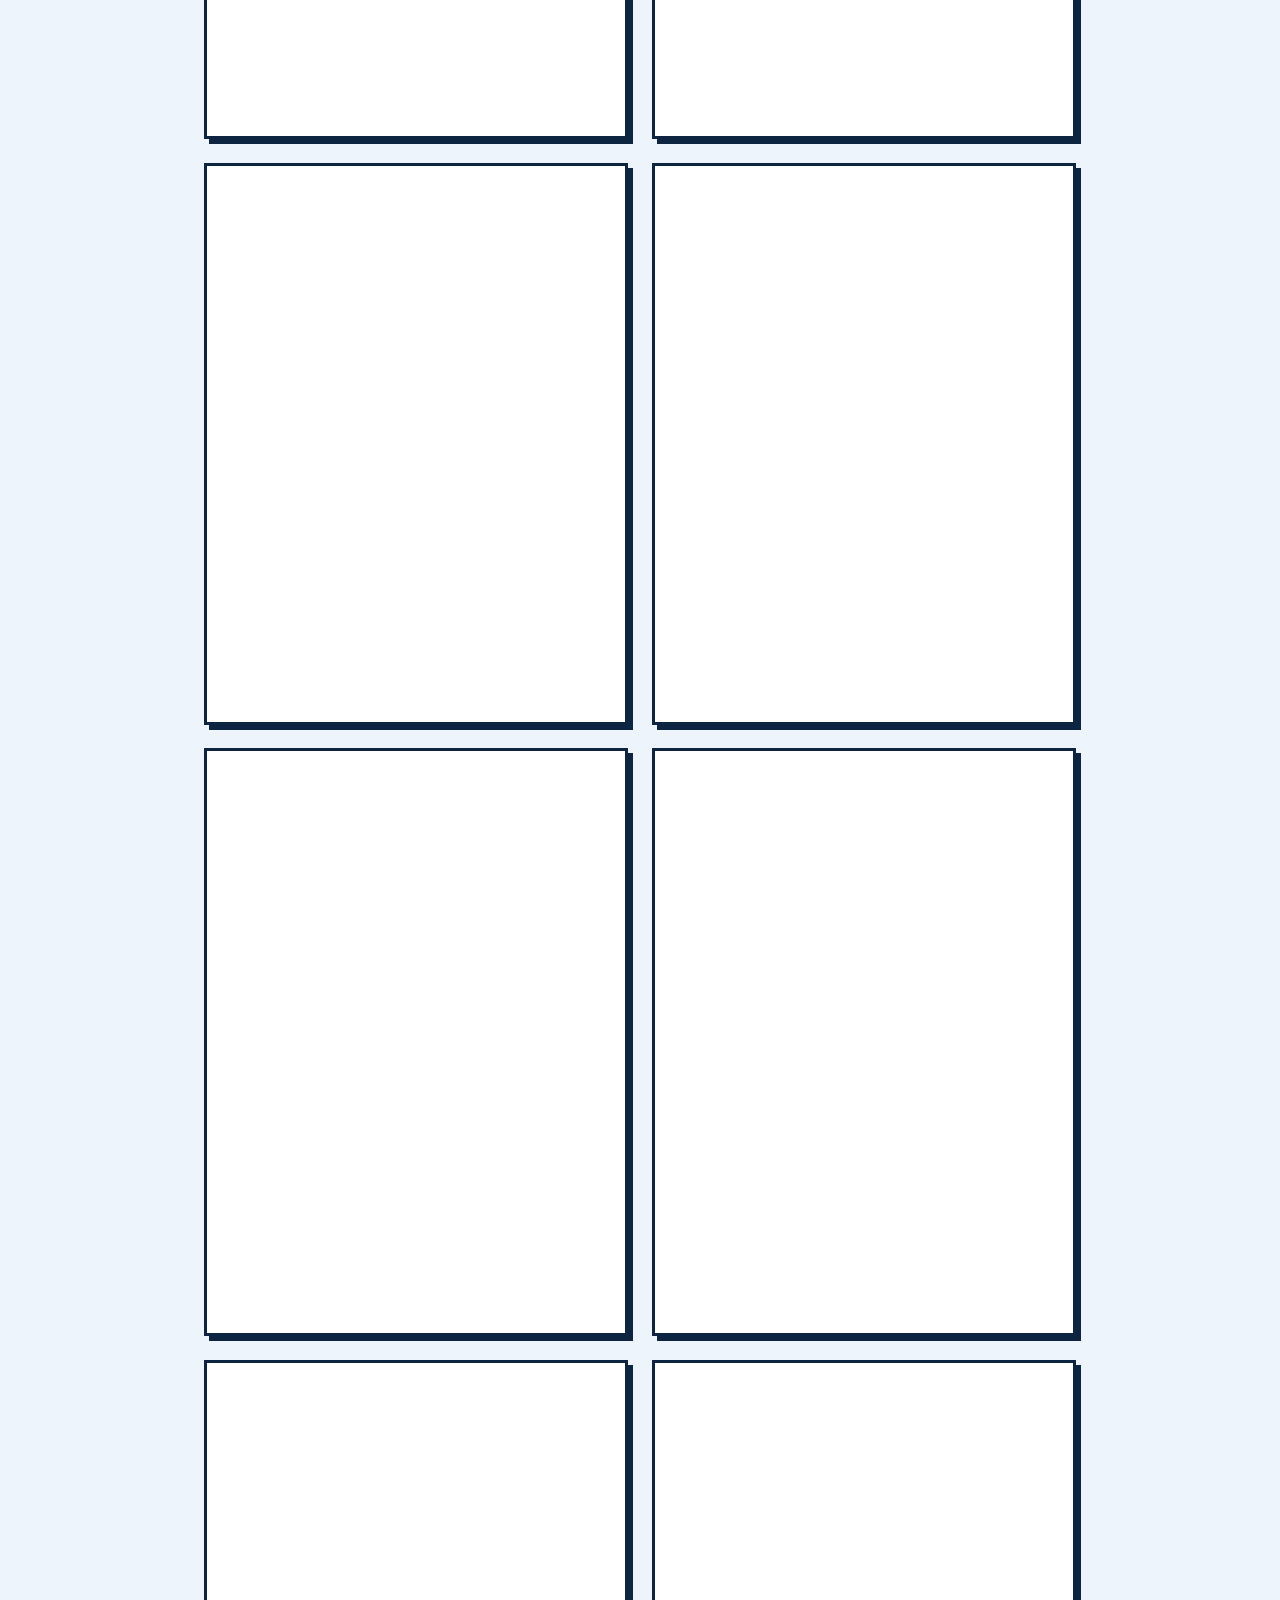
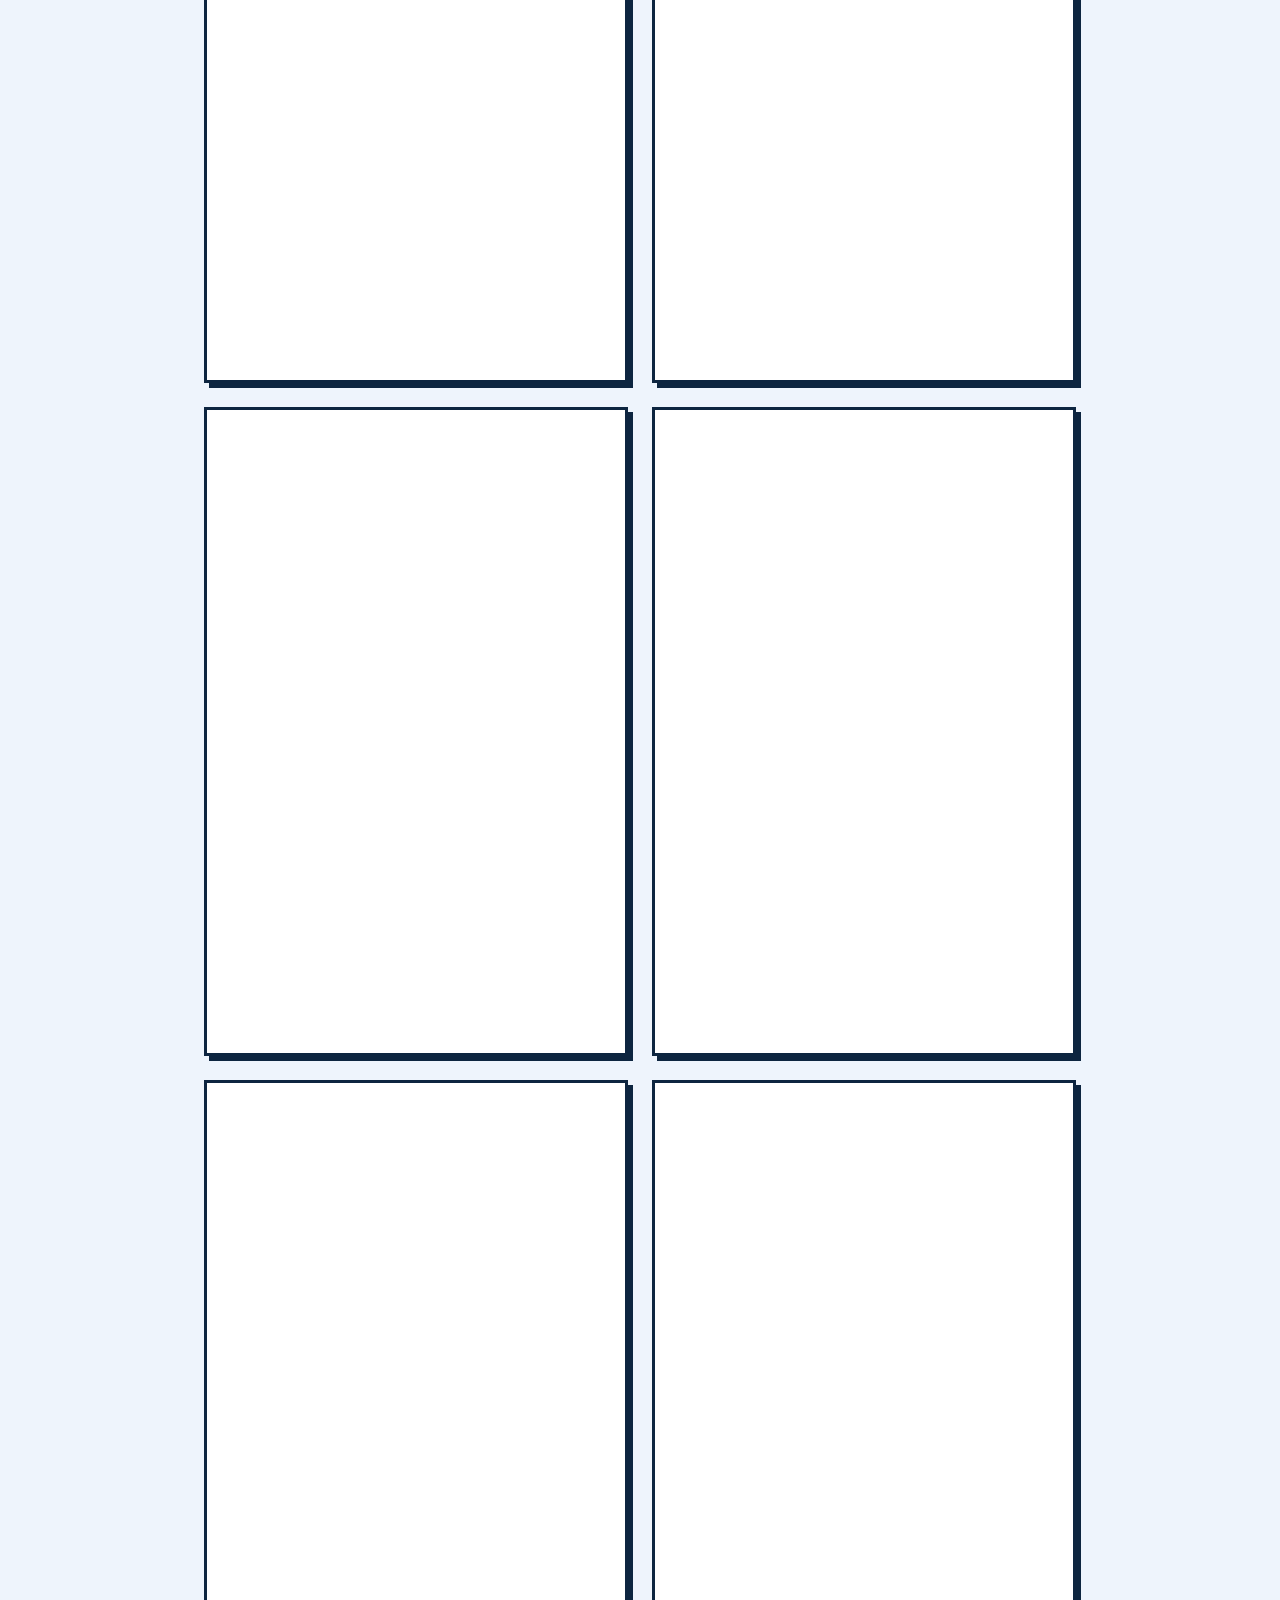
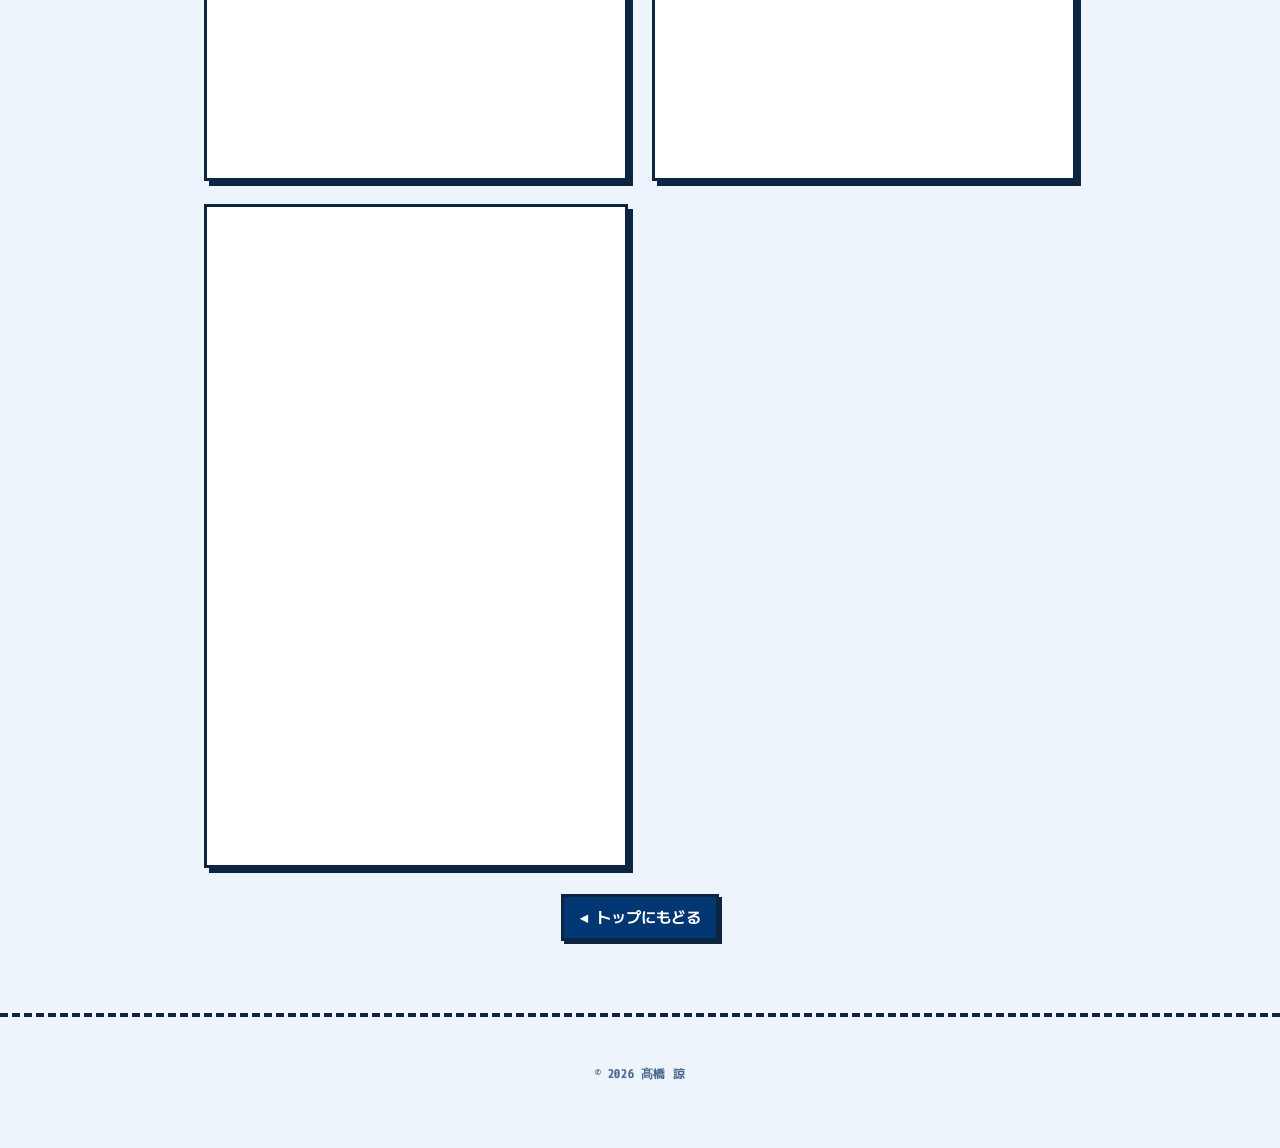
<file: classic/works/index.html>
<!DOCTYPE html>
<html lang="ja" data-lang="ja">
<head>
  <meta charset="utf-8">
  <meta name="viewport" content="width=device-width, initial-scale=1">
  <title>Works — Takahashi Ryo (Classic)</title>
  <meta name="description" content="作成Webアプリの一覧 — 個人・チームで企画から実装まで担当した成果物">
  <link rel="stylesheet" href="../../css/classic.css?v=20261115a">
</head>
<body>
<div class="pf-root" id="pf-root">

  <!-- NAV -->
  <header class="pf-header">
    <div class="pf-header-inner">
      <a href="../" class="pf-logo">_PORTFOLIO</a>
      <nav class="pf-nav" id="pf-nav"></nav>
      <div class="pf-header-tools">
        <button class="pf-lang" id="pf-lang" type="button"></button>
        <a class="pf-lang pf-style" id="pf-style" href="../../works/"></a>
      </div>
    </div>
  </header>

  <main id="top">
    <section class="pf-section" id="works">
      <p class="pf-sec-kicker">// all works</p>
      <h2 class="pf-sec-title" id="pf-works-title"></h2>
      <p class="pf-sec-lead" id="pf-works-lead"></p>

      <div class="pf-filter" id="pf-works-filter"></div>
      <p class="pf-works-count" id="pf-works-count"></p>
      <div class="pf-works-grid" id="pf-works-body"></div>

      <div class="pf-toggle-wrap">
        <a class="pf-btn pf-btn-accent" href="../#webapps" id="pf-works-back"></a>
      </div>
    </section>
  </main>

  <footer class="pf-footer">
    <p class="pf-footer-copy" id="pf-footer-copy"></p>
  </footer>

</div>

<script type="module" src="../../js/classic-works.js?v=20261115a"></script>
</body>
</html>
</file>
<file: css/style.css>
/* ═══════════════════════════════════════════════════════════════
   ポートフォリオ（新デザイン） — スタイル
   生成りの紙色 + 墨 + 朱の一点。見出しは明朝/セリフ、本文はゴシック。
   角丸・影・すりガラス・ピル型は使わない。四角と罫線と余白で組む。
   動きは控えめに（reduced-motion で停止）。
   旧デザインは css/classic.css（/classic/）
   ═══════════════════════════════════════════════════════════════ */

/* ─── Tokens ─────────────────────────────────────────────────── */
:root{
  --bg:#f0ece3;            /* 生成り */
  --surface:#fbf8f2;       /* カード地 */
  --surface-2:#e7e1d5;     /* 一段沈んだ面 */
  --ink:#1f1e1b;           /* 墨 */
  --ink-2:#5c5850;         /* 補助テキスト */
  --ink-3:#8a8478;         /* さらに弱い */
  --line:rgba(31,30,27,.14);
  --line-strong:rgba(31,30,27,.32);
  --accent:#c2412f;        /* 朱 */
  --accent-ink:#fbf8f2;
  --tone-0:#b9d3c7; --tone-1:#e3d3bb; --tone-2:#dfe6ec; --tone-3:#ecc9b8; --tone-4:#d6d0e2;
  --footer-bg:#1f1e1b; --footer-ink:#f0ece3; --footer-ink-2:#a39d90;

  --serif:'Newsreader','Noto Serif JP','Hiragino Mincho ProN','Yu Mincho',serif;
  --sans:'Noto Sans JP',system-ui,-apple-system,'Hiragino Sans','Yu Gothic UI',sans-serif;
  --wrap:1160px;
  --gutter:clamp(16px,4vw,40px);
  --ease:cubic-bezier(.2,.7,.2,1);
  color-scheme:light dark;
}
@media (prefers-color-scheme: dark){
  :root{
    --bg:#191815; --surface:#22211d; --surface-2:#2b2925;
    --ink:#f0ece3; --ink-2:#b3ad9f; --ink-3:#86806f;
    --line:rgba(240,236,227,.12); --line-strong:rgba(240,236,227,.3);
    --accent:#e0664f; --accent-ink:#191815;
    --tone-0:#2e3b35; --tone-1:#3a3328; --tone-2:#2b3238; --tone-3:#40302a; --tone-4:#332f3c;
    --footer-bg:#11100e; --footer-ink:#f0ece3; --footer-ink-2:#8f897c;
  }
}

/* ─── Base ───────────────────────────────────────────────────── */
*,*::before,*::after{box-sizing:border-box}
html{scroll-behavior:smooth;-webkit-text-size-adjust:100%}
body{margin:0;background:var(--bg);color:var(--ink);font-family:var(--sans);font-size:16px;line-height:1.8;letter-spacing:.01em;-webkit-font-smoothing:antialiased;text-rendering:optimizeLegibility}
img{max-width:100%;display:block}
a{color:inherit}
:focus-visible{outline:2px solid var(--accent);outline-offset:3px}
::selection{background:var(--accent);color:var(--accent-ink)}
.wrap{max-width:var(--wrap);margin:0 auto;padding:0 var(--gutter)}
[hidden]{display:none !important}

.eyebrow{font-size:.88rem;color:var(--ink-2);margin:0 0 1rem;letter-spacing:.06em}
.arr{display:inline-block;margin-left:.35em;transition:transform .35s var(--ease)}

/* ─── Header ─────────────────────────────────────────────────── */
.site-header{position:sticky;top:0;z-index:50;background:var(--bg);border-bottom:1px solid transparent;transition:border-color .3s}
.site-header.is-scrolled{border-bottom-color:var(--line)}
.header-inner{display:flex;align-items:center;gap:1.5rem;height:64px}
.brand{display:flex;align-items:center;gap:.55rem;text-decoration:none;color:var(--ink)}


.brand-name{font-family:var(--serif);font-size:1.3rem;font-weight:500;letter-spacing:.04em}
.nav{display:flex;gap:1.6rem;margin-left:auto}
.nav a{position:relative;font-size:.92rem;text-decoration:none;color:var(--ink-2);padding:.3rem 0;transition:color .2s}
.nav a::after{content:'';position:absolute;left:0;right:0;bottom:-2px;height:1.5px;background:var(--ink);transform:scaleX(0);transform-origin:left;transition:transform .35s var(--ease)}
.nav a:hover,.nav a.is-active{color:var(--ink)}
.nav a:hover::after,.nav a.is-active::after{transform:scaleX(1)}
.header-tools{display:flex;gap:.5rem}
.pill-btn{font:500 .8rem/1 var(--sans);letter-spacing:.04em;color:var(--ink);background:transparent;border:1px solid var(--line-strong);padding:.55rem .8rem;cursor:pointer;text-decoration:none;white-space:nowrap;transition:background .2s,border-color .2s}
.pill-btn:hover{background:var(--surface-2);border-color:var(--ink-3)}

/* ─── Buttons / links ────────────────────────────────────────── */
.btn{display:inline-flex;align-items:center;font:500 .95rem/1 var(--sans);text-decoration:none;padding:.95rem 1.3rem;transition:background .25s,color .25s,border-color .25s,transform .25s var(--ease)}
.btn-primary{background:var(--ink);color:var(--bg);border:1px solid var(--ink)}
.btn-primary:hover{background:var(--accent);border-color:var(--accent);color:var(--accent-ink)}
.btn-ghost{color:var(--ink);border:1px solid var(--line-strong)}
.btn-ghost:hover{border-color:var(--ink)}
.btn:hover .arr{transform:translateX(3px)}
.btn-ghost:hover .arr,.arrow-link:hover .arr,.contact-row:hover .arr{transform:translate(3px,-3px)}
.text-link{display:inline-flex;align-items:center;font-weight:500;text-decoration:none;color:var(--ink);background:linear-gradient(currentColor,currentColor) 0 100%/100% 1px no-repeat;padding-bottom:3px;transition:background-size .4s var(--ease),color .2s}
.text-link:hover{color:var(--accent);background-size:0 1px;background-position:100% 100%}
.text-link:hover .arr{transform:translateX(4px)}

/* ─── HERO ───────────────────────────────────────────────────── */
.hero{padding:clamp(3rem,9vh,6.5rem) 0 0}
.hero-grid{display:grid;grid-template-columns:minmax(0,1.25fr) minmax(0,1fr);gap:clamp(2rem,6vw,5.5rem);align-items:center}
.hero-title{font-family:var(--serif);font-weight:500;font-size:clamp(3rem,8vw,6.4rem);line-height:1.3;letter-spacing:.04em;margin:0 0 .6rem}
/* せり上がりの動きを行の箱で切り抜く。字の上下（明朝の高い字形）まで入るよう余白を取る */
.hero-title .line{display:block;overflow:hidden;padding:.12em 0 .08em;margin:-.12em 0 -.08em}
.hero-title .line-in{display:inline-block}
.hero-role{margin:0 0 1.4rem;font-size:1rem;color:var(--ink-2);letter-spacing:.08em}
.hero-lead{font-size:1.08rem;color:var(--ink-2);max-width:34em;margin:0 0 2.2rem}
.hero-actions{display:flex;flex-wrap:wrap;gap:.7rem}
.hero-art{margin:0;aspect-ratio:1/1;border:1px solid var(--line)}
.hero-art img{width:100%;height:100%;display:block;object-fit:cover}

/* 実績は1行で控えめに */
.facts{display:flex;flex-wrap:wrap;gap:.3rem 1.8rem;margin:2.2rem 0 0;font-size:.85rem}
.facts div{display:flex;gap:.6rem}
.facts dt{color:var(--ink-3)}
.facts dd{margin:0;color:var(--ink-2);font-variant-numeric:tabular-nums}

/* ─── Section ────────────────────────────────────────────────── */
.section{padding:clamp(4.5rem,11vh,7.5rem) 0;scroll-margin-top:64px}
.section-tight{padding-top:0}
.section-alt{background:var(--surface-2)}
.section-head{margin-bottom:clamp(2.2rem,5vh,3.4rem);padding-top:1.2rem;border-top:1px solid var(--ink)}
.section-head > *{max-width:720px}
.section-title{font-family:var(--serif);font-weight:500;font-size:clamp(1.9rem,4vw,2.9rem);line-height:1.25;margin:0 0 1rem;font-feature-settings:'palt'}
.section-title-lg{font-size:clamp(2.3rem,5.5vw,4rem)}
.section-lead{color:var(--ink-2);font-size:1.02rem;max-width:40em;margin:0}
.section-foot{margin-top:2.6rem}

/* ─── Cards ──────────────────────────────────────────────────── */
.card-grid{display:grid;grid-template-columns:repeat(3,minmax(0,1fr));gap:clamp(1rem,2.2vw,1.6rem)}
.card{display:flex;flex-direction:column;background:var(--surface);border:1px solid var(--line);overflow:hidden;transition:border-color .3s}
.card{cursor:pointer}
.card:hover{border-color:var(--ink-3)}
.card:focus-visible{outline-offset:-2px}
.card-grid-dense .card{content-visibility:auto;contain-intrinsic-size:auto 440px}
.card-cover{position:relative;aspect-ratio:16/9;overflow:hidden;background:var(--surface-2)}
.card-cover img{width:100%;height:100%;object-fit:cover;transition:transform .8s var(--ease)}
.tone-0{background:var(--tone-0)}.tone-1{background:var(--tone-1)}.tone-2{background:var(--tone-2)}.tone-3{background:var(--tone-3)}.tone-4{background:var(--tone-4)}
.cover-glyph{position:absolute;right:7%;bottom:-.22em;font-family:var(--serif);font-style:italic;font-size:clamp(6rem,11vw,8.5rem);line-height:1;color:var(--ink);opacity:.82;transition:transform .8s var(--ease)}
.cover-dot{position:absolute;left:8%;top:14%;width:12px;height:12px;background:var(--accent);transition:transform .6s var(--ease)}
.card:hover .cover-glyph{transform:translate(-6px,-4px) rotate(-3deg)}
.card:hover .cover-dot{transform:scale(1.4)}
.card:hover .card-cover img{transform:scale(1.04)}
.card-body{display:flex;flex-direction:column;gap:.55rem;padding:1.3rem 1.35rem 1.4rem;flex:1}
.card-meta{display:flex;align-items:center;gap:.7rem;margin:0;font-size:.78rem;color:var(--ink-3);letter-spacing:.04em;font-variant-numeric:tabular-nums}
.card-meta:empty{display:none}
.card-pick{color:var(--accent);font-weight:500;letter-spacing:.1em;text-transform:uppercase;font-size:.7rem}
.card-title{font-family:var(--serif);font-weight:500;font-size:1.45rem;line-height:1.3;margin:0}
.card-sub{margin:0;color:var(--ink);font-size:.95rem;line-height:1.6;font-weight:500}
.card-desc{margin:0;color:var(--ink-2);font-size:.9rem;line-height:1.75}
.card-desc.is-clamped{display:-webkit-box;-webkit-line-clamp:3;-webkit-box-orient:vertical;overflow:hidden}
.card-tags{list-style:none;margin:.2rem 0 0;padding:0;display:flex;flex-wrap:wrap}
/* タグは囲まず、斜線区切りの文字列として並べる */
.card-tags li,.tag-row li{font-size:.78rem;color:var(--ink-3);line-height:1.6}
.card-tags li+li::before,.tag-row li+li::before{content:'/';margin:0 .55em 0 .2em;color:var(--line-strong)}
.card-links{display:flex;flex-wrap:wrap;gap:1.1rem;margin-top:auto;padding-top:.7rem}
.arrow-link{font-size:.88rem;font-weight:500;text-decoration:none;display:inline-flex;align-items:center;border-bottom:1px solid var(--line-strong);padding-bottom:1px;transition:border-color .2s,color .2s}
.arrow-link:hover{color:var(--accent);border-color:var(--accent)}
.card-more{margin-left:auto;font-size:.82rem;color:var(--ink-3);transition:color .2s}
.card:hover .card-more{color:var(--accent)}

/* ─── 作品の詳細ダイアログ ───────────────────────────────────── */
html.is-locked{overflow:hidden}
.work-dialog{width:min(760px,calc(100% - 32px));max-height:calc(100dvh - 48px);padding:0;border:1px solid var(--ink);background:var(--surface);color:var(--ink);overflow:auto;overscroll-behavior:contain}
.work-dialog::backdrop{background:rgba(25,24,21,.6)}
.work-dialog[open]{animation:rise .45s var(--ease)}
.work-dialog[open]::backdrop{animation:fade .3s ease}
.wd-inner{position:relative}
.wd-close{position:absolute;top:12px;right:12px;z-index:2;width:40px;height:40px;font:400 1.4rem/1 var(--sans);color:var(--ink);background:var(--surface);border:1px solid var(--ink);cursor:pointer}
.wd-close:hover{background:var(--ink);color:var(--surface)}
.work-dialog .card-cover{aspect-ratio:21/9}
.wd-body{display:flex;flex-direction:column;gap:.8rem;padding:1.6rem clamp(1.2rem,4vw,2.4rem) 2.2rem}
.wd-title{font-family:var(--serif);font-weight:500;font-size:clamp(1.8rem,4vw,2.4rem);line-height:1.3;margin:0}
.wd-sub{margin:0;font-weight:500;font-size:1.02rem}
.wd-desc{margin:0;color:var(--ink-2);font-size:.98rem;line-height:1.95}
.wd-links{display:flex;flex-wrap:wrap;gap:.6rem;margin-top:.6rem}

/* ─── 構成図 ─────────────────────────────────────────────────── */
.dg{margin:0 0 clamp(2.5rem,6vh,3.5rem);padding:clamp(1.2rem,3vw,2rem);border:1px solid var(--line-strong);background:var(--surface)}
.dg-cap{font-size:.8rem;color:var(--ink-3);letter-spacing:.08em;margin:0 0 1.2rem}
.dg-label{margin:0 0 .55rem;font-size:.78rem;color:var(--ink-2);letter-spacing:.06em}
.dg-row{display:grid;grid-template-columns:repeat(var(--n),minmax(0,1fr));gap:.8rem}
.dg-box{border:1px solid var(--ink);background:var(--bg);padding:.85rem 1rem}
.dg-box.is-strong{background:var(--ink);color:var(--bg)}
.dg-box.is-strong .dg-sub{color:color-mix(in srgb,var(--bg) 72%,transparent)}
.dg-title{margin:0;font-family:var(--serif);font-weight:500;font-size:1.05rem;line-height:1.4}
.dg-sub{margin:.25rem 0 0;font-size:.8rem;line-height:1.6;color:var(--ink-2)}
.dg-note{margin:.55rem 0 0;font-size:.8rem;color:var(--ink-2)}
.dg-note::before{content:'↻ ';color:var(--accent)}
.dg-link{display:grid;grid-template-columns:repeat(var(--n),minmax(0,1fr));gap:.8rem;padding:.2rem 0}
.dg-arrow{display:flex;flex-direction:column;align-items:center;min-height:52px;padding:4px 0}
.dg-line{position:relative;flex:1;width:1px;min-height:26px;background:var(--ink);transform-origin:top}
.dg-line::after{content:'';position:absolute;left:-4px;bottom:-1px;border:4.5px solid transparent;border-top:7px solid var(--ink);border-bottom:0}
.dg-arrow-lb{margin-top:.45rem;font-size:.76rem;color:var(--accent);text-align:center;line-height:1.4}
/* 矢印は段が現れたあと上から伸びる */
.js .dg-link.reveal .dg-line{transform:scaleY(0);transition:transform .6s var(--ease) .15s}
.js .dg-link.reveal.is-in .dg-line{transform:none}

/* ─── Homelab ────────────────────────────────────────────────── */
.lab-grid{display:grid;grid-template-columns:repeat(3,minmax(0,1fr));gap:clamp(1.5rem,3vw,2.5rem);border-top:1px solid var(--line-strong)}
.lab-col{padding-top:1.4rem}
.lab-num{margin:0 0 .3rem;font-family:var(--serif);font-style:italic;font-size:1rem;color:var(--accent)}
.lab-title{font-family:var(--serif);font-weight:500;font-size:1.4rem;margin:0 0 1rem}
.lab-list{list-style:none;margin:0;padding:0;display:flex;flex-direction:column;gap:.85rem}
.lab-list li{position:relative;padding-left:1.1rem;font-size:.92rem;line-height:1.75;color:var(--ink-2)}
.lab-list li::before{content:'';position:absolute;left:0;top:.8em;width:.55rem;height:1px;background:var(--ink-3)}
.tag-row{list-style:none;margin:2.6rem 0 0;padding:0;display:flex;flex-wrap:wrap}
.tag-row li{font-size:.85rem}

/* ─── Contact ────────────────────────────────────────────────── */
.contact-grid{display:grid;grid-template-columns:minmax(0,1fr) minmax(0,1.1fr);gap:clamp(2rem,6vw,5rem);align-items:start}
.contact-list{list-style:none;margin:0;padding:0;border-top:1px solid var(--line-strong)}
.contact-row{display:grid;grid-template-columns:minmax(0,1fr) auto auto;align-items:baseline;gap:1rem;padding:1.35rem .2rem;border-bottom:1px solid var(--line);text-decoration:none;transition:padding .4s var(--ease),background .3s}
.contact-row:hover{padding-left:.9rem;background:var(--surface)}
.contact-label{font-family:var(--serif);font-size:1.6rem;line-height:1.2}
.contact-sub{color:var(--ink-2);font-size:.9rem}
.contact-row .arr{color:var(--accent)}

/* ─── Works page ─────────────────────────────────────────────── */
.page-hero{padding:clamp(2.5rem,7vh,4.5rem) 0 clamp(2rem,5vh,3rem)}
.back-link{display:inline-flex;align-items:center;font-size:.85rem;color:var(--ink-2);text-decoration:none;margin-bottom:1.6rem}
.back-link .arr{margin:0 .4em 0 0}
.back-link:hover{color:var(--ink)}
.back-link:hover .arr{transform:translateX(-3px)}
.page-title{font-family:var(--serif);font-weight:500;font-size:clamp(2.6rem,7vw,5rem);line-height:1.15;margin:0 0 1.2rem}
.filter-bar{display:flex;flex-wrap:wrap;align-items:center;justify-content:space-between;gap:1rem;padding:1.1rem 0;margin-bottom:1.8rem;border-top:1px solid var(--line);border-bottom:1px solid var(--line)}
.filters{display:flex;flex-wrap:wrap;gap:.4rem}
.filter-chip{font:400 .82rem/1 var(--sans);color:var(--ink-2);background:transparent;border:1px solid var(--line);padding:.5rem .8rem;cursor:pointer;transition:background .2s,color .2s,border-color .2s}
.filter-chip:hover{border-color:var(--line-strong);color:var(--ink)}
.filter-chip.is-on{background:var(--ink);border-color:var(--ink);color:var(--bg)}
.works-count{margin:0;font-size:.85rem;color:var(--ink-3);font-variant-numeric:tabular-nums}
.works-empty{grid-column:1/-1;color:var(--ink-2);padding:2rem 0}

/* ─── Footer ─────────────────────────────────────────────────── */
.site-footer{background:var(--footer-bg);color:var(--footer-ink);padding:clamp(3.5rem,9vh,5.5rem) 0 2.5rem}
.footer-inner{display:grid;gap:1rem}
.footer-brand{margin:0;font-family:var(--serif);font-size:clamp(3rem,10vw,7rem);line-height:1;letter-spacing:.02em}
.footer-note{margin:0;color:var(--footer-ink-2);font-size:.9rem}
.footer-meta{display:flex;flex-wrap:wrap;justify-content:space-between;gap:1rem;margin:1.5rem 0 0;padding-top:1.4rem;border-top:1px solid rgba(240,236,227,.16);font-size:.82rem;color:var(--footer-ink-2)}
.footer-meta a{color:var(--footer-ink);text-underline-offset:4px;text-decoration-thickness:1px}
.footer-meta a:hover{color:var(--accent)}

/* ═══ Motion ════════════════════════════════════════════════════
   html.js のときだけ「隠してから出す」（JS 無効でも中身は見える）    */
@keyframes rise{from{opacity:0;transform:translateY(18px)}to{opacity:1;transform:none}}
@keyframes fade{from{opacity:0}to{opacity:1}}
@keyframes line-up{from{transform:translateY(105%)}to{transform:none}}

.js .hero-in{animation:rise .9s calc(var(--d,0) * 110ms + 80ms) var(--ease) both}
.js .hero-art img{animation:fade 1.1s .3s var(--ease) both}
.js .hero-title .line-in{animation:line-up 1s calc(var(--d,0) * 110ms + 80ms) var(--ease) both}
.js .reveal{opacity:0;transform:translateY(22px);transition:opacity .9s var(--ease),transform .9s var(--ease);transition-delay:calc(var(--i,0) * 90ms)}
.js .reveal.is-in{opacity:1;transform:none}
/* .card は hover の transform と競合しないよう、出現後は transition を元に戻す */
.js .card.reveal.is-in{transition:opacity .9s var(--ease) calc(var(--i,0) * 90ms),transform .9s var(--ease) calc(var(--i,0) * 90ms),border-color .3s}

@media (prefers-reduced-motion: reduce){
  html{scroll-behavior:auto}
  *,*::before,*::after{animation-duration:.001ms !important;animation-delay:0s !important;animation-iteration-count:1 !important;transition-duration:.001ms !important;transition-delay:0s !important}
  .js .reveal{opacity:1;transform:none}
}

/* ─── Responsive ─────────────────────────────────────────────── */
@media (max-width: 960px){
  .card-grid{grid-template-columns:repeat(2,minmax(0,1fr))}
  .lab-grid{grid-template-columns:1fr;gap:0}
  .lab-col{padding:1.6rem 0;border-bottom:1px solid var(--line)}
  .lab-col:last-child{border-bottom:none}
}
@media (max-width: 760px){
  .hero-grid{grid-template-columns:1fr}
  .hero-art{max-width:340px;width:100%;order:-1}
  .contact-grid{grid-template-columns:1fr}
}
@media (max-width: 640px){
  .dg-row[style*="--n:3"],.dg-row[style*="--n:4"]{grid-template-columns:repeat(2,minmax(0,1fr))}
  .dg-box{padding:.7rem .75rem}
  .nav{display:none}
  .header-tools{margin-left:auto}
  .card-grid{grid-template-columns:1fr}
  .hero-art{max-width:240px}
  .contact-label{font-size:1.35rem}
  .contact-row{grid-template-columns:minmax(0,1fr) auto;grid-template-areas:'l a' 's s';row-gap:.2rem}
  .contact-label{grid-area:l}.contact-row .arr{grid-area:a}.contact-sub{grid-area:s}
  .filter-bar{flex-direction:column;align-items:flex-start}
}
@media (hover: none){
  .card:hover .cover-glyph,.card:hover .cover-dot{transform:none}
}
</file>
<file: css/classic.css>
/* ═══════════════════════════════════════════════════════════════
   ピクセル・ポートフォリオ（旧デザイン /classic） — スタイル
   Design Tokens（light / dark）+ 全コンポーネント
   border-radius は基本 0 / 影はハードシャドウ（ぼかし無し）
   ═══════════════════════════════════════════════════════════════ */

/* ─── Self-hosted fonts ─────────────────────────────────────── */
/* 宣言順が重要: 和文（範囲指定なし＝全域）を先、欧文（範囲指定あり）を後に置く。
   同一コードポイントに複数の face が一致した場合、CSS Fonts は「後に宣言した方」を
   採用するため、この順序にすると ASCII は 9KB の欧文サブセットから引かれる。
   逆順にすると欧文にも 600KB の和文ファイルが使われてしまう。 */
@font-face{font-family:"M PLUS 1 Code";font-style:normal;font-weight:400;font-display:swap;src:url("../assets/fonts/m-plus-1-code-japanese-400-normal.woff2") format("woff2")}
@font-face{font-family:"M PLUS 1 Code";font-style:normal;font-weight:700;font-display:swap;src:url("../assets/fonts/m-plus-1-code-japanese-700-normal.woff2") format("woff2")}
@font-face{font-family:"M PLUS 1 Code";font-style:normal;font-weight:400;font-display:swap;unicode-range:U+0000-00FF,U+2000-206F;src:url("../assets/fonts/m-plus-1-code-latin-400-normal.woff2") format("woff2")}
@font-face{font-family:"M PLUS 1 Code";font-style:normal;font-weight:700;font-display:swap;unicode-range:U+0000-00FF,U+2000-206F;src:url("../assets/fonts/m-plus-1-code-latin-700-normal.woff2") format("woff2")}

/* ─── Reset ─────────────────────────────────────────────────── */
*{box-sizing:border-box}
html{scroll-behavior:smooth}
body{margin:0}

/* ─── Tokens (light) ────────────────────────────────────────── */
.pf-root{
  --bg:#eef4fc;--panel:#ffffff;--ink:#0d2540;--soft:#4a6a8f;--border:#0d2540;--brand:#003672;
  --accent:#003672;--accent-ink:#ffffff;--badge:#f2d579;--period:#79b2f2;--checker-a:#79b2f2;--checker-b:#eef4fc;
  --checker:linear-gradient(45deg,var(--checker-a) 25%,transparent 25%),linear-gradient(-45deg,var(--checker-a) 25%,transparent 25%),linear-gradient(45deg,transparent 75%,var(--checker-a) 75%),linear-gradient(-45deg,transparent 75%,var(--checker-a) 75%);
  --fdisp:'M PLUS 1 Code',ui-monospace,monospace;--fbody:'M PLUS 1 Code',ui-monospace,monospace;--flabel:'M PLUS 1 Code',ui-monospace,monospace;
  color:var(--ink);
  font-family:var(--fbody);
  font-size:18px;
  line-height:1.55;
  min-height:100vh;
  background-color:var(--bg);
}

/* ─── Tokens (dark, OS 追従) ────────────────────────────────── */
@media (prefers-color-scheme: dark){
  .pf-root{
    --bg:#141417;--panel:#1c1e25;--ink:#e2e7e7;--soft:#838e9a;--border:#5f6579;--brand:#4f93d6;
    --accent:#4f93d6;--accent-ink:#141417;--badge:#1c1e25;--period:rgba(0,67,122,.32);
    --checker-a:#1c1e25;--checker-b:#141417;
  }
}

/* ─── Keyframes ─────────────────────────────────────────────── */
@keyframes pf-bounce{0%,100%{transform:translate(-50%,0)}50%{transform:translate(-50%,6px)}}
@keyframes pf-blink{0%,55%{opacity:1}56%,100%{opacity:0}}

/* ═══ HEADER / NAV ══════════════════════════════════════════ */
.pf-header{position:sticky;top:0;z-index:50;background:var(--panel);border-bottom:4px solid var(--border)}
.pf-header-inner{max-width:1080px;margin:0 auto;min-height:64px;display:flex;align-items:center;justify-content:space-between;gap:1rem;padding:.55rem 1.25rem;flex-wrap:wrap}
.pf-logo{font-family:var(--flabel);font-weight:700;letter-spacing:.08em;font-size:.95rem;color:var(--brand);text-decoration:none;white-space:nowrap}
.pf-nav{display:flex;gap:1.1rem;flex-wrap:wrap;margin-left:auto}
.pf-nav a{font-family:var(--fdisp);font-size:.95rem;text-decoration:none;padding:.35rem .1rem;border-bottom:3px solid transparent;color:var(--ink);white-space:nowrap}
.pf-nav a.pf-active{border-bottom-color:var(--brand);color:var(--brand);font-weight:700}
.pf-lang{font-family:var(--flabel);font-weight:700;font-size:.78rem;padding:.5rem .7rem;background:var(--bg);color:var(--ink);border:2px solid var(--border);box-shadow:3px 3px 0 var(--border);cursor:pointer}
.pf-lang:active{transform:translate(3px,3px);box-shadow:0 0 0 var(--border)}
/* 新デザインへ切り替えるボタン（.pf-lang と同じ見た目） */
.pf-style{text-decoration:none;display:inline-block;line-height:1.2}
.pf-header-tools{display:flex;gap:.6rem;align-items:center}

/* ═══ HERO ══════════════════════════════════════════════════ */
.pf-hero{min-height:calc(100vh - 64px);display:flex;flex-direction:column;justify-content:center;position:relative;padding:5rem 1.5rem}
.pf-hero-inner{max-width:980px;margin:0 auto;width:100%;display:flex;flex-wrap:wrap-reverse;align-items:center;justify-content:space-between;gap:3rem}
.pf-hero-text{flex:1 1 360px;min-width:300px}
.pf-kicker{font-family:var(--flabel);font-weight:700;font-size:.82rem;color:var(--accent);letter-spacing:.08em;margin:0 0 1rem}
.pf-name{font-family:var(--fdisp);font-weight:700;font-size:clamp(1.9rem,5.5vw,3rem);line-height:1.4;margin:0 0 .8rem}
.pf-caret{display:inline-block;width:.5ch;height:.85em;background:var(--accent);margin-left:.15em;vertical-align:-1px;animation:pf-blink 1.1s steps(1) infinite}
.pf-role{color:var(--accent);font-size:1.3rem;margin:0 0 1rem}
.pf-bio{color:var(--soft);font-size:1.25rem;line-height:1.7;margin:0 0 1.6rem;max-width:34ch}
.pf-hero-links{display:flex;flex-wrap:wrap;gap:.75rem}
.pf-hero-avatar{flex:0 0 auto;display:flex;justify-content:center;width:100%;max-width:280px;margin:0 auto}
.pf-avatar-frame{position:relative;width:min(260px,72vw);aspect-ratio:1/1;background-image:var(--checker);background-size:20px 20px;background-position:0 0,0 10px,10px -10px,-10px 0;background-color:var(--checker-b);border:4px solid var(--border);box-shadow:7px 7px 0 var(--badge);overflow:hidden}
.pf-avatar-icon{position:absolute;inset:0}
.pf-avatar-icon img{width:100%;height:100%;display:block;object-fit:cover}
.pf-scroll{position:absolute;bottom:1.6rem;left:50%;transform:translateX(-50%);font-family:var(--flabel);font-weight:700;letter-spacing:.1em;font-size:.72rem;color:var(--soft);animation:pf-bounce 2.2s ease-in-out infinite}

/* ═══ SECTION 共通 ══════════════════════════════════════════ */
.pf-section{max-width:920px;margin:0 auto;padding:4.5rem 1.5rem;border-top:4px dashed var(--border);scroll-margin-top:80px}
.pf-sec-kicker{font-family:var(--flabel);font-weight:700;letter-spacing:.08em;font-size:.82rem;color:var(--accent);margin:0 0 .75rem}
.pf-sec-title{font-family:var(--fdisp);font-weight:700;font-size:clamp(1.3rem,3.5vw,1.9rem);margin:0 0 .6rem}
.pf-sec-lead{color:var(--soft);font-size:1.15rem;max-width:560px;margin:0 0 2rem}

/* ═══ ピクセルボタン（共通） ════════════════════════════════ */
.pf-btn{font-family:var(--fdisp);font-weight:700;font-size:.95rem;color:var(--ink);background:var(--panel);border:3px solid var(--border);box-shadow:3px 3px 0 var(--border);padding:.6em 1em;text-decoration:none;display:inline-block;cursor:pointer}
.pf-btn:active{transform:translate(3px,3px);box-shadow:0 0 0 var(--border)}
.pf-btn-sm{padding:.5em .8em;font-size:.85rem}
.pf-btn-accent{color:var(--accent-ink);background:var(--accent)}

/* ═══ HIGHLIGHTS ════════════════════════════════════════════ */
.pf-highlights{display:grid;grid-template-columns:repeat(auto-fit,minmax(130px,1fr));gap:1rem;margin-bottom:2.5rem}
.pf-badge{background:var(--badge);border:3px solid var(--border);box-shadow:3px 3px 0 var(--border);padding:1rem .75rem;text-align:center}
.pf-badge-val{display:block;font-family:var(--flabel);font-weight:700;font-size:1.4rem;color:var(--ink);margin-bottom:.45rem}
.pf-badge-lb{font-size:.9rem;color:var(--ink);text-transform:uppercase;letter-spacing:.02em}

/* ═══ カード（核） ══════════════════════════════════════════ */
.pf-grid{display:grid;grid-template-columns:repeat(auto-fit,minmax(260px,1fr));gap:1.5rem}
.pf-card{background:var(--panel);border:3px solid var(--border);box-shadow:5px 5px 0 var(--border);display:flex;flex-direction:column;transition:transform .1s,box-shadow .1s}
.pf-card:hover{transform:translate(-2px,-2px);box-shadow:7px 7px 0 var(--accent)}
.pf-card-img{width:100%;aspect-ratio:16/9;border-bottom:3px solid var(--border);background-image:var(--checker);background-size:16px 16px;background-position:0 0,0 8px,8px -8px,-8px 0;background-color:var(--checker-b);display:flex;align-items:center;justify-content:center;overflow:hidden}
.pf-card-img img{width:100%;height:100%;object-fit:cover;image-rendering:pixelated;display:block}
.pf-card-noimg{font-family:var(--flabel);font-weight:700;font-size:.8rem;color:var(--soft)}
.pf-card-body{padding:1.1rem 1.15rem;display:flex;flex-direction:column;gap:.55rem;flex:1}
.pf-pickup{align-self:flex-start;font-family:var(--flabel);font-weight:700;letter-spacing:.06em;font-size:.72rem;background:var(--badge);color:var(--ink);padding:.35em .6em}
.pf-period{align-self:flex-start;background:var(--period);color:var(--ink);font-size:.95rem;padding:.15em .55em}
.pf-card-title{font-family:var(--fdisp);font-weight:700;font-size:1.1rem;line-height:1.4;margin:0}
.pf-card-sub{color:var(--soft);font-size:1.05rem;margin:0}
.pf-card-desc{font-size:1.05rem;margin:0}
.pf-tags{display:flex;flex-wrap:wrap;gap:.4rem}
.pf-tag{font-family:var(--fdisp);font-size:.85rem;border:2px solid var(--border);padding:.2em .55em;background:var(--bg)}
.pf-card-links{display:flex;flex-wrap:wrap;gap:.6rem;margin-top:auto;padding-top:.85rem}
.pf-tags-bottom{margin-top:auto;padding-top:.5rem}
.pf-toggle-wrap{text-align:center;margin-top:1.6rem}

/* ═══ RESEARCH（横型カード） ════════════════════════════════ */
.pf-research-list{display:flex;flex-direction:column;gap:1.5rem}
.pf-research-card{background:var(--panel);border:3px solid var(--border);box-shadow:3px 3px 0 var(--border);display:grid;grid-template-columns:140px 1fr}
.pf-research-period{background:var(--period);border-right:3px solid var(--border);padding:1rem .75rem;font-family:var(--flabel);font-weight:700;font-size:.78rem;color:var(--ink);line-height:1.6}
.pf-research-body{padding:1.1rem 1.2rem;display:flex;flex-direction:column;gap:.5rem}
.pf-research-title{font-family:var(--fdisp);font-weight:700;font-size:1.05rem;line-height:1.45;margin:0}
.pf-research-desc{font-size:1.05rem;margin:0}
.pf-research-links{display:flex;flex-wrap:wrap;gap:.6rem;margin-top:.25rem}

/* ═══ CONTACT ═══════════════════════════════════════════════ */
.pf-contact-grid{display:grid;grid-template-columns:repeat(auto-fit,minmax(220px,1fr));gap:1.2rem}
.pf-contact-card{display:flex;flex-direction:column;gap:.6rem;justify-content:space-between;min-height:120px;text-decoration:none;color:var(--ink);background:var(--panel);border:3px solid var(--border);box-shadow:5px 5px 0 var(--border);padding:1.1rem 1.15rem;transition:transform .1s,box-shadow .1s}
.pf-contact-card:hover{transform:translate(-2px,-2px);box-shadow:7px 7px 0 var(--accent)}
.pf-contact-label{font-family:var(--flabel);font-weight:700;letter-spacing:.06em;font-size:.82rem;color:var(--accent)}
.pf-contact-sub{font-size:1.05rem;color:var(--soft)}
.pf-contact-open{font-family:var(--flabel);font-weight:700;font-size:.72rem;letter-spacing:.08em}

/* ═══ TIMELINE ══════════════════════════════════════════════ */
.pf-timeline{position:relative;padding-left:2.5rem;margin-top:.5rem}
.pf-timeline-line{position:absolute;left:.55rem;top:.4rem;bottom:.4rem;border-left:3px dashed var(--border)}
.pf-timeline-entry{position:relative;margin-bottom:2rem}
.pf-timeline-node{position:absolute;left:-2.5rem;top:.35rem;width:.85rem;height:.85rem;background:var(--accent);border:2px solid var(--border)}
.pf-timeline-card{background:var(--panel);border:3px solid var(--border);box-shadow:3px 3px 0 var(--border);padding:1rem 1.1rem;display:flex;flex-direction:column;gap:.5rem}
.pf-timeline-head{display:flex;align-items:center;gap:.6rem;flex-wrap:wrap}
.pf-timeline-pickup{font-family:var(--flabel);font-weight:700;letter-spacing:.06em;font-size:.7rem;background:var(--badge);color:var(--ink);padding:.35em .55em}
.pf-timeline-title{font-family:var(--fdisp);font-weight:700;font-size:1rem;line-height:1.45;margin:0}
.pf-timeline-sub{color:var(--soft);font-size:1rem;margin:0}
.pf-timeline-desc{font-size:1.02rem;margin:0}

/* ═══ FOOTER ════════════════════════════════════════════════ */
.pf-footer{text-align:center;padding:3rem 1.5rem 4rem;color:var(--soft);font-size:1rem;border-top:4px dashed var(--border)}
.pf-footer p{margin:0 0 .5rem}
.pf-footer-copy{margin:0 !important;font-family:var(--flabel);font-weight:700;font-size:.75rem;letter-spacing:.05em}

.pf-hidden{display:none !important}

/* トグル列の二次リンク（トップ→/works 導線など） */
.pf-toggle-link{display:inline-block;margin-top:.9rem;font-family:var(--flabel);font-weight:700;font-size:.78rem;letter-spacing:.05em;color:var(--accent);text-decoration:none;border-bottom:2px solid var(--accent)}
.pf-toggle-link:hover{background:var(--accent);color:var(--accent-ink)}

/* ═══ WORKS（成果物一覧ページ /works） ═════════════════════ */
/* フィルタチップ */
.pf-filter{display:flex;flex-wrap:wrap;gap:.6rem;margin:0 0 1.6rem}
.pf-filter-chip{font-family:var(--fdisp);font-size:.9rem;color:var(--ink);background:var(--panel);border:2px solid var(--border);box-shadow:2px 2px 0 var(--border);padding:.35em .8em;cursor:pointer}
.pf-filter-chip:active{transform:translate(2px,2px);box-shadow:0 0 0 var(--border)}
.pf-filter-chip.pf-on{color:var(--accent-ink);background:var(--accent)}
.pf-works-count{color:var(--soft);font-size:1rem;margin:0 0 1.2rem}
/* 密グリッド + 画面外カードのレンダリングをスキップ（大量表示でも軽量） */
.pf-works-grid{display:grid;grid-template-columns:repeat(auto-fill,minmax(280px,1fr));gap:1.5rem}
.pf-works-grid .pf-card{content-visibility:auto;contain-intrinsic-size:auto 360px}
.pf-works-empty{color:var(--soft);font-size:1.1rem;padding:2rem 0}

/* ═══ RESPONSIVE ════════════════════════════════════════════ */
/* タブレット以下: ヘッダーを縦に整理、グリッド幅を緩める */
@media (max-width: 760px){
  .pf-header-inner{padding:.5rem 1rem;gap:.6rem}
  .pf-nav{gap:.9rem;width:100%;order:3}
  .pf-header-tools{order:2}
  .pf-grid{grid-template-columns:repeat(auto-fit,minmax(220px,1fr));gap:1.25rem}
}

/* スマホ: 余白・本文サイズを圧縮、研究カードを縦積み */
@media (max-width: 560px){
  .pf-root{font-size:16px}
  .pf-header-inner{flex-wrap:nowrap;justify-content:flex-start;gap:.75rem}
  .pf-logo{font-size:.82rem}
  .pf-nav{display:none}                         /* 狭幅ではナビ非表示（ロゴ→#top で代替） */
  .pf-header-tools{margin-left:auto;order:0}
  .pf-hero{padding:3.5rem 1.25rem;min-height:auto}
  .pf-hero-inner{gap:2rem}
  .pf-section{padding:3.5rem 1.25rem}
  .pf-bio{font-size:1.15rem}
  .pf-role{font-size:1.15rem}
  .pf-grid{grid-template-columns:1fr;gap:1.25rem}
  .pf-works-grid{grid-template-columns:1fr;gap:1.25rem}
  .pf-highlights{grid-template-columns:repeat(2,1fr)}
  .pf-research-card{grid-template-columns:1fr}
  .pf-research-period{border-right:none;border-bottom:3px solid var(--border);font-size:.72rem}
  .pf-contact-grid{grid-template-columns:1fr}
  .pf-timeline{padding-left:2rem}
}

/* 極小幅: HEROボタンとタグの折返しを安定化 */
@media (max-width: 380px){
  .pf-hero-links{gap:.5rem}
  .pf-hero-links .pf-btn{padding:.55em .8em;font-size:.85rem}
  .pf-highlights{grid-template-columns:1fr 1fr;gap:.75rem}
}

/* タッチ端末ではホバーの浮き上がりを無効化（誤作動防止） */
@media (hover: none){
  .pf-card:hover,.pf-contact-card:hover{transform:none;box-shadow:5px 5px 0 var(--border)}
}
</file>
